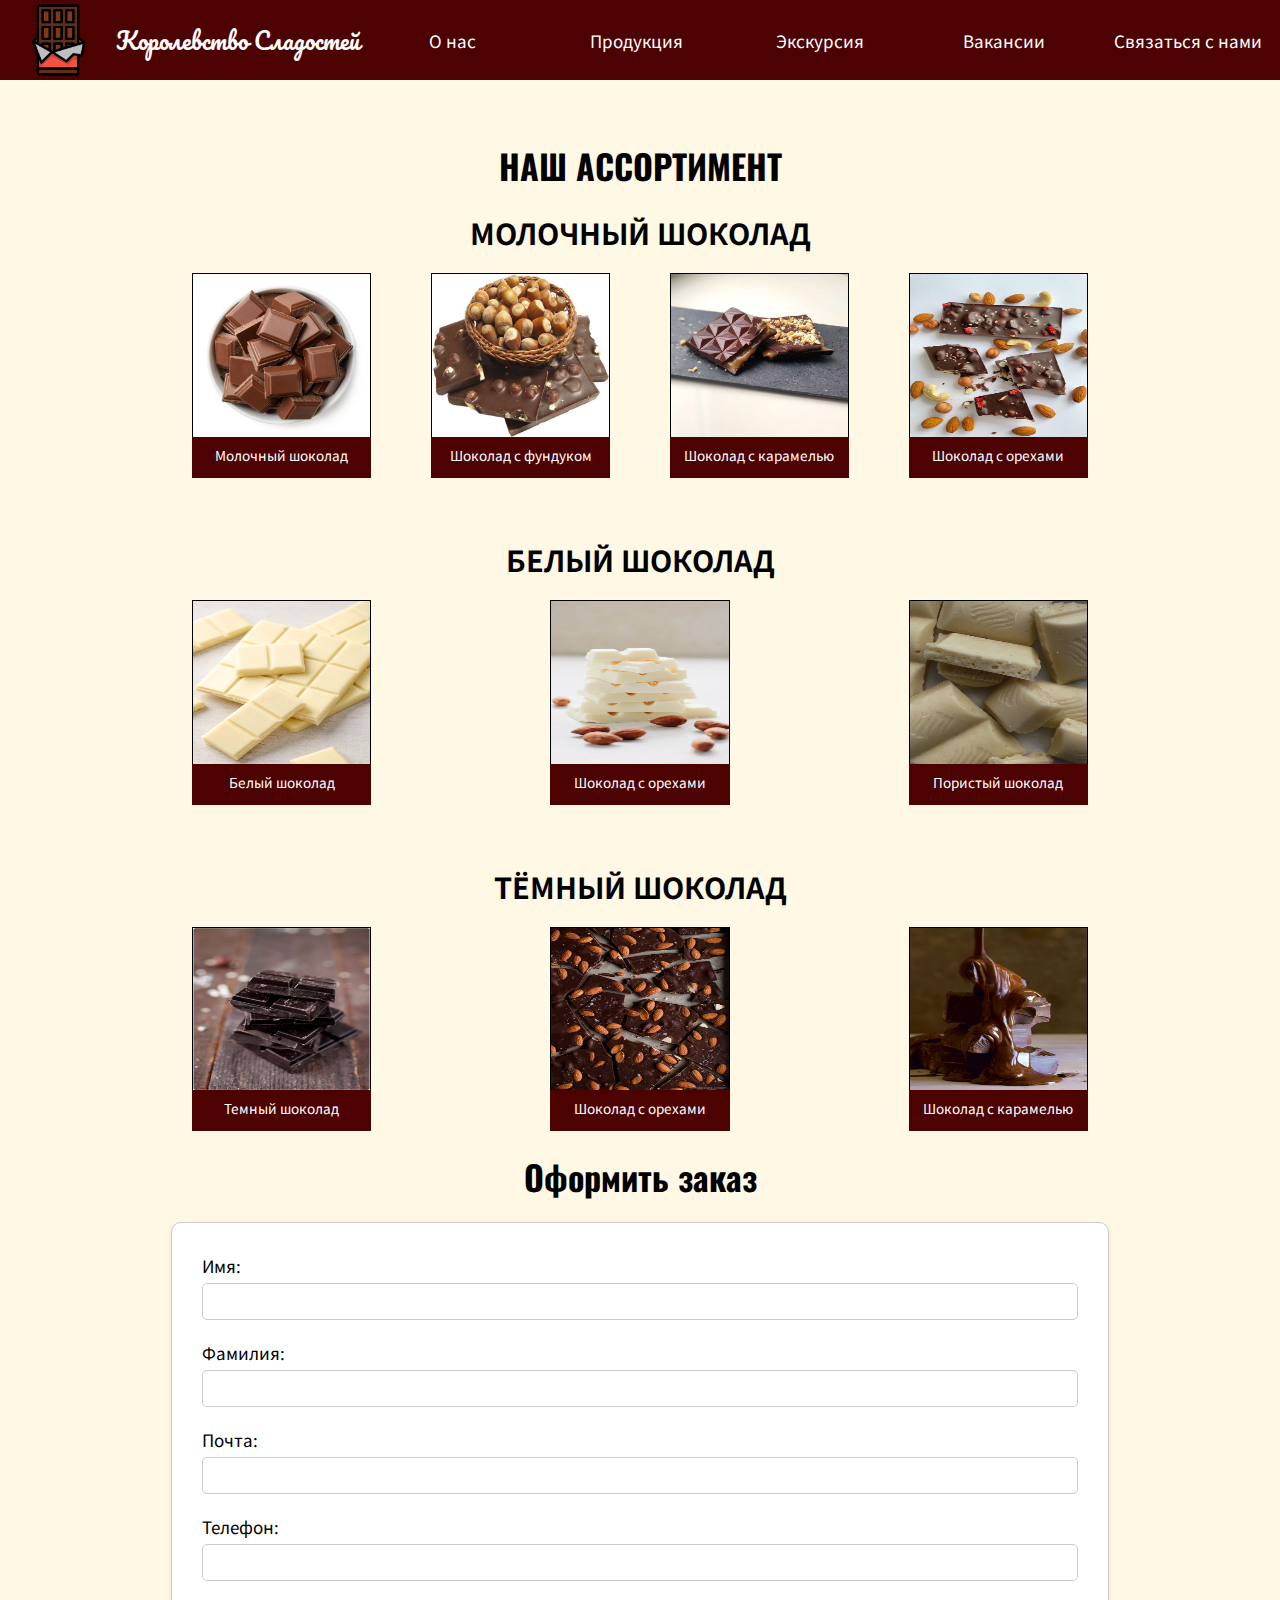
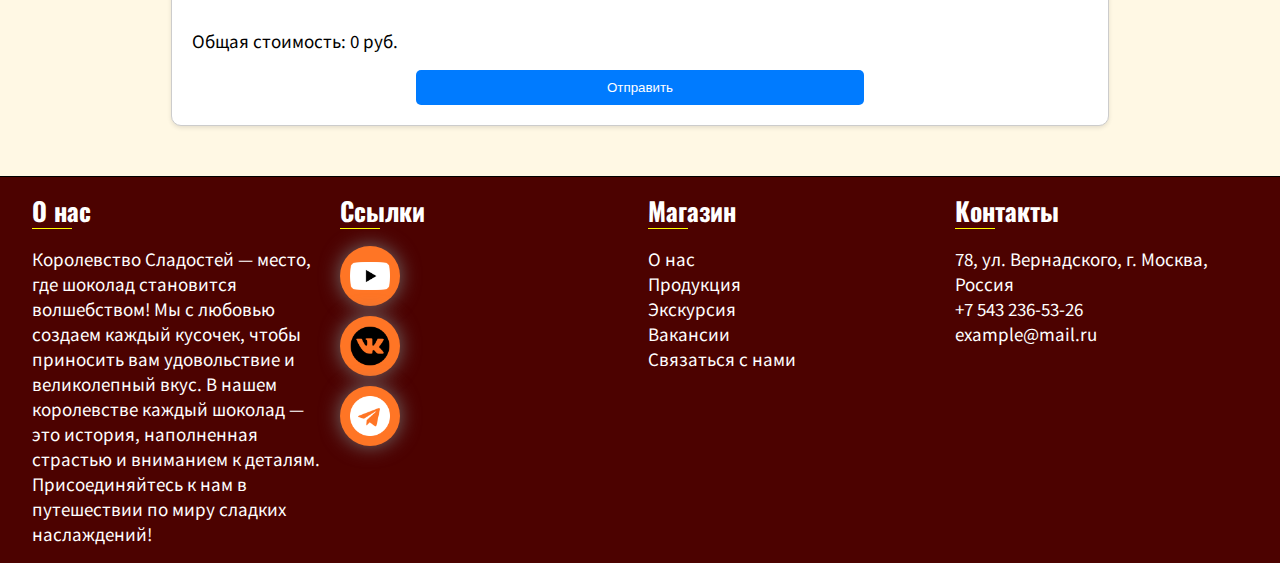
<file: index.html>
<!DOCTYPE html>
<html lang="ru">

<head>
    <meta charset="UTF-8">
    <meta name="viewport" content="width=device-width, initialscale=1.0">
    <title>Королевство Сладостей</title>
    <link rel="icon" type="image/png" href="media/icon.png">
    <link rel="stylesheet" href="styles/style_header_footer.css">
    <link rel="stylesheet" href="styles/style_prod.css">
    <link rel="preconnect" href="https://fonts.googleapis.com">
    <link rel="preconnect" href="https://fonts.gstatic.com" crossorigin>
    <link
        href="https://fonts.googleapis.com/css2?family=Noto+Sans+JP:wght@300&family=Oswald:wght@600&family=Pacifico&display=swap"
        rel="stylesheet">
    <script src="scripts/cleave.min.js"></script>
    <script src="scripts/cleave-phone.ru.js"></script>
</head>

<body>
    <header>
        <img src="media/icon.png" alt="Логотип сайта" height="80px">
        <h1 id="first_h1">Королевство Сладостей</h1>
        <h1 id="second_h1">Королевство<br>Сладостей</h1>
        <nav>
            <ul>
                <li><a href="about.html">О нас</a></li>
                <li><a href="index.html">Продукция</a></li>
                <li><a href="excur.html">Экскурсия</a></li>
                <li><a href="vakan.html">Вакансии</a></li>
                <li><a href="review.html">Связаться с нами</a></li>
            </ul>
        </nav>
    </header>
    <div class="hamburger-menu">
        <input id="menu__toggle" type="checkbox">
        <label class="menu__btn" for="menu__toggle">
            <span></span>
        </label>
        <ul class="menu__box">
            <li><a class="menu__item" href="about.html">О нас</a></li>
            <li><a class="menu__item" href="index.html">Продукция</a></li>
            <li><a class="menu__item" href="excur.html">Экскурсия</a></li>
            <li><a class="menu__item" href="vakan.html">Вакансии</a></li>
            <li><a class="menu__item" href="review.html">Связаться с нами</a></li>
        </ul>
    </div>
    <main>
        <h2>НАШ АССОРТИМЕНТ</h2>
        <h3>МОЛОЧНЫЙ ШОКОЛАД</h3>
        <div class="products">
            <div class="one-product" data-product-id="milk_choco1">
                <div class="div_img">
                    <img src="media/milk_choco1.jpg">
                </div>
                <div class="content">Молочный шоколад</div>
            </div>
            <div class="picked_product_div" data-product-id="milk_choco1">
                <div class="picked_product">
                    <button class="picked_product_exit"></button>
                    <div class="picked_product_img_div">
                        <img src="media/milk_choco1.jpg">
                    </div>
                    <div class="picked_product_content">
                        <h3>Нежная классика</h3>
                        <span class="desc">Погружайтесь в мир настоящего удовольствия с нашим классическим молочным
                            шоколадом. Идеальное сочетание нежного молочного вкуса, обволакивающей текстуры и изысканной
                            сладости. Этот шоколад - настоящая классика, которая покоряет сердца ценителей молочных
                            удовольствий.</span>
                        <span class="sost">Масло какао, сахар, молоко в порошке, ваниль</span>
                        <ul class="cenn">
                            <li>530</li>
                            <li>7</li>
                            <li>30</li>
                            <li>58</li>
                            <li>50</li>
                        </ul>
                        <button class="add-to-cart" data-id="milk_choco1"></button>
                    </div>
                </div>
            </div>
            <div class="one-product" data-product-id="milk_choco2">
                <div class="div_img">
                    <img src="media/milk_choco2.jpg">
                </div>
                <div class="content">Шоколад с фундуком</div>
            </div>
            <div class="picked_product_div" data-product-id="milk_choco2">
                <div class="picked_product">
                    <button class="picked_product_exit"></button>
                    <div class="picked_product_img_div">
                        <img src="media/milk_choco2.jpg">
                    </div>
                    <div class="picked_product_content">
                        <h3>Фундуковый Рай</h3>
                        <span class="desc">Откройте для себя наш молочный шоколад с фундуком, где в каждом кусочке
                            скрыто богатство кремового молока и хрустящего фундука. Это сладкое сочетание мягкости и
                            нежности молочного шоколада с интенсивным вкусом и ароматом обжаренного фундука.</span>
                        <span class="sost">Масло какао, сахар, молоко в порошке, фундук.</span>
                        <ul class="cenn">
                            <li>550</li>
                            <li>8</li>
                            <li>32</li>
                            <li>60</li>
                            <li>52</li>
                        </ul>
                        <button class="add-to-cart" data-id="milk_choco2"></button>
                    </div>
                </div>
            </div>
            <div class="one-product" data-product-id="milk_choco3">
                <div class="div_img">
                    <img src="media/milk_choco3.jpg">
                </div>
                <div class="content">Шоколад с карамелью</div>
            </div>
            <div class="picked_product_div" data-product-id="milk_choco3">
                <div class="picked_product">
                    <button class="picked_product_exit"></button>
                    <div class="picked_product_img_div">
                        <img src="media/milk_choco3.jpg">
                    </div>
                    <div class="picked_product_content">
                        <h3>Карамельное Совершенство</h3>
                        <span class="desc">Погрузитесь в мир сладкой роскоши с нашим молочным шоколадом с карамелью.
                            Наслаждайтесь сочетанием кремового молока и мягкой карамели, создающим неповторимый вкусовой
                            опыт. Этот шоколад - настоящее путешествие в мир сладких наслаждений.</span>
                        <span class="sost">Масло какао, сахар, молоко в порошке, карамель.</span>
                        <ul class="cenn">
                            <li>540</li>
                            <li>7</li>
                            <li>31</li>
                            <li>59</li>
                            <li>48</li>
                        </ul>
                        <button class="add-to-cart" data-id="milk_choco3"></button>
                    </div>
                </div>
            </div>
            <div class="one-product" data-product-id="milk_choco4">
                <div class="div_img">
                    <img src="media/milk_choco4.jpg">
                </div>
                <div class="content">Шоколад с орехами</div>
            </div>
            <div class="picked_product_div" data-product-id="milk_choco4">
                <div class="picked_product">
                    <button class="picked_product_exit"></button>
                    <div class="picked_product_img_div">
                        <img src="media/milk_choco4.jpg">
                    </div>
                    <div class="picked_product_content">
                        <h3>Ореховый Экстаз</h3>
                        <span class="desc">Попробуйте наш молочный шоколад с орехами и окунитесь в мир вкуса и текстуры.
                            Каждый кусочек насыщен кремовым молоком и хрустящими орехами, создавая неповторимый вкусовой
                            ансамбль. Этот шоколад подарит вам настоящий экстаз в каждом укусе.</span>
                        <span class="sost">Масло какао, сахар, молоко в порошке, орехи.</span>
                        <ul class="cenn">
                            <li>560</li>
                            <li>9</li>
                            <li>33</li>
                            <li>61</li>
                            <li>54</li>
                        </ul>
                        <button class="add-to-cart" data-id="milk_choco4"></button>
                    </div>
                </div>
            </div>
        </div>
        <h3>БЕЛЫЙ ШОКОЛАД</h3>
        <div class="products">
            <div class="one-product" data-product-id="white_choco1">
                <div class="div_img">
                    <img src="media/white_choco1.jpg">
                </div>
                <div class="content">Белый шоколад</div>
            </div>
            <div class="picked_product_div" data-product-id="white_choco1">
                <div class="picked_product">
                    <button class="picked_product_exit"></button>
                    <div class="picked_product_img_div">
                        <img src="media/white_choco1.jpg">
                    </div>
                    <div class="picked_product_content">
                        <h3>Нежное Облако</h3>
                        <span class="desc">Окутайтесь невесомым вкусом нашего классического белого шоколада. Нежный и
                            кремовый вкус этого шоколада создает идеальное сочетание сладости и мягкости. Наслаждайтесь
                            волшебством каждого момента с этим облаком нежности.</span>
                        <span class="sost">Какао-масло, сахар, молоко в порошке, ваниль.</span>
                        <ul class="cenn">
                            <li>540</li>
                            <li>5</li>
                            <li>30</li>
                            <li>60</li>
                            <li>58</li>
                        </ul>
                        <button class="add-to-cart" data-id="white_choco1"></button>
                    </div>
                </div>
            </div>
            <div class="one-product" data-product-id="white_choco2">
                <div class="div_img">
                    <img src="media/white_choco2.jpg">
                </div>
                <div class="content">Шоколад с орехами</div>
            </div>
            <div class="picked_product_div" data-product-id="white_choco2">
                <div class="picked_product">
                    <button class="picked_product_exit"></button>
                    <div class="picked_product_img_div">
                        <img src="media/white_choco2.jpg">
                    </div>
                    <div class="picked_product_content">
                        <h3>Ореховая Искусственность</h3>
                        <span class="desc">Опыт невероятного сочетания нежного белого шоколада и хрустящих орехов
                            представлен в нашем белом шоколаде с орехами. Каждый кусочек наполнен богатством молока и
                            интенсивным вкусом орехов, создавая идеальное визуальное и вкусовое удовольствие.</span>
                        <span class="sost">Какао-масло, сахар, молоко в порошке, орехи.</span>
                        <ul class="cenn">
                            <li>550</li>
                            <li>6</li>
                            <li>32</li>
                            <li>58</li>
                            <li>55</li>
                        </ul>
                        <button class="add-to-cart" data-id="white_choco2"></button>
                    </div>
                </div>
            </div>
            <div class="one-product" data-product-id="white_choco3">
                <div class="div_img">
                    <img src="media/white_choco3.jpg">
                </div>
                <div class="content">Пористый шоколад</div>
            </div>
            <div class="picked_product_div" data-product-id="white_choco3">
                <div class="picked_product">
                    <button class="picked_product_exit"></button>
                    <div class="picked_product_img_div">
                        <img src="media/white_choco3.jpg">
                    </div>
                    <div class="picked_product_content">
                        <h3>Легкость Пористого</h3>
                        <span class="desc">Погрузитесь в легкость и невесомость с нашим пористым белым шоколадом. Каждый
                            воздушный пузырек придает этому шоколаду особую текстуру и неповторимый вкус. Дайте себе
                            утонуть в волшебстве легкости этого уникального шоколадного опыта.</span>
                        <span class="sost">Какао-масло, сахар, молоко в порошке, ваниль, вспенивающий агент.</span>
                        <ul class="cenn">
                            <li>520</li>
                            <li>4</li>
                            <li>28</li>
                            <li>62</li>
                            <li>60</li>
                        </ul>
                        <button class="add-to-cart" data-id="white_choco3"></button>
                    </div>
                </div>
            </div>
        </div>
        <h3>ТЁМНЫЙ ШОКОЛАД</h3>
        <div class="products">
            <div class="one-product" data-product-id="dark_choco1">
                <div class="div_img">
                    <img src="media/dark_choco1.jpg">
                </div>
                <div class="content">Темный шоколад</div>
            </div>
            <div class="picked_product_div" data-product-id="dark_choco1">
                <div class="picked_product">
                    <button class="picked_product_exit"></button>
                    <div class="picked_product_img_div">
                        <img src="media/dark_choco1.jpg">
                    </div>
                    <div class="picked_product_content">
                        <h3>Глубокий Аромат</h3>
                        <span class="desc">Погрузитесь в мир насыщенных вкусов с нашим классическим темным шоколадом.
                            Гармония крепкого какао и нежного таящегося шоколада создает глубокий аромат и богатый вкус.
                            Этот шоколад - искусство, воплощенное в каждом кусочке.</span>
                        <span class="sost">Какао-масса, сахар, какао-масло.</span>
                        <ul class="cenn">
                            <li>590</li>
                            <li>7</li>
                            <li>42</li>
                            <li>46</li>
                            <li>30</li>
                        </ul>
                        <button class="add-to-cart" data-id="dark_choco1"></button>
                    </div>
                </div>
            </div>
            <div class="one-product" data-product-id="dark_choco2">
                <div class="div_img">
                    <img src="media/dark_choco2.jpg">
                </div>
                <div class="content">Шоколад с орехами</div>
            </div>
            <div class="picked_product_div" data-product-id="dark_choco2">
                <div class="picked_product">
                    <button class="picked_product_exit"></button>
                    <div class="picked_product_img_div">
                        <img src="media/dark_choco2.jpg">
                    </div>
                    <div class="picked_product_content">
                        <h3>Интенсивный Ореховый Взрыв</h3>
                        <span class="desc">Ощутите мощь вкуса с нашим темным шоколадом с орехами. Каждый кусочек
                            наполнен интенсивным сочетанием крепкого темного шоколада и хрустящих орехов, создавая взрыв
                            вкусов и текстур. Это настоящий праздник для любителей темного шоколада и орехов.</span>
                        <span class="sost">Какао-масса, сахар, орехи.</span>
                        <ul class="cenn">
                            <li>580</li>
                            <li>8</li>
                            <li>39</li>
                            <li>49</li>
                            <li>32</li>
                        </ul>
                        <button class="add-to-cart" data-id="dark_choco2"></button>
                    </div>
                </div>
            </div>
            <div class="one-product" data-product-id="dark_choco3">
                <div class="div_img">
                    <img src="media/dark_choco3.jpg">
                </div>
                <div class="content">Шоколад с карамелью</div>
            </div>
            <div class="picked_product_div" data-product-id="dark_choco3">
                <div class="picked_product">
                    <button class="picked_product_exit"></button>
                    <div class="picked_product_img_div">
                        <img src="media/dark_choco3.jpg">
                    </div>
                    <div class="picked_product_content">
                        <h3>Экстравагантная Карамель</h3>
                        <span class="desc">Погрузитесь в роскошь вкуса с нашим темным шоколадом с карамелью.
                            Наслаждайтесь сочетанием интенсивного темного шоколада и сладкой карамели, которая
                            растворяется во рту. Этот шоколад - чувственное сочетание страсти и сладости.</span>
                        <span class="sost">Какао-масса, сахар, карамель.</span>
                        <ul class="cenn">
                            <li>570</li>
                            <li>6</li>
                            <li>38</li>
                            <li>50</li>
                            <li>35</li>
                        </ul>
                        <button class="add-to-cart" data-id="media/dark_choco3"></button>
                    </div>
                </div>
            </div>
        </div>
        <h2>Оформить заказ</h2>
        <div class="cart">
            <form class="contact-form">
                <div class="input-group name">
                    <label for="name">Имя:</label>
                    <input type="text" id="name" name="name" required>
                </div>
                <div class="input-group family">
                    <label for="surname">Фамилия:</label>
                    <input type="text" id="surname" name="surname" required>
                </div>
                <div class="input-group mail">
                    <label for="email">Почта:</label>
                    <input type="email" id="email" name="email" required>
                </div>
                <div class="input-group phone">
                    <label for="phone">Телефон:</label>
                    <input type="tel" id="phone" name="phone" required>
                </div>
                <div class="input-group msg">
                    <ul id="cart-items">
                    </ul>
                </div>
                <p id="total_cost">0</p>
                <button type="submit" class="but_sub">Отправить</button>
            </form>
        </div>
    </main>
    <footer>
        <div class="grid_foot">
            <div class="about_foot">
                <h4>О нас</h4>
                <p>Королевство Сладостей — место, где шоколад становится волшебством! Мы с любовью создаем каждый
                    кусочек, чтобы приносить вам удовольствие и великолепный вкус. В нашем королевстве каждый шоколад —
                    это история, наполненная страстью и вниманием к деталям. Присоединяйтесь к нам в путешествии по миру
                    сладких наслаждений!</p>
            </div>
            <div class="links_foot">
                <h4>Ссылки</h4>
                <ul>
                    <li><a href="#" class="btn_f"><img src="media/youtube.png" width="40px"></a></li>
                    <li><a href="#" class="btn_f"><img src="media/vk.png" width="40px"></a></li>
                    <li><a href="#" class="btn_f"><img src="media/teleg.png" width="40px"></a></li>
                </ul>
            </div>
            <div class="shop_foot">
                <h4>Магазин</h4>
                <ul>
                    <li><a href="about.html">О нас</a></li>
                    <li><a href="index.html">Продукция</a></li>
                    <li><a href="excur.html">Экскурсия</a></li>
                    <li><a href="vakan.html">Вакансии</a></li>
                    <li><a href="review.html">Связаться с нами</a></li>
                </ul>
            </div>
            <div class="contacts_foot">
                <h4>Контакты</h4>
                <ul>
                    <li><a href="#">78, ул. Вернадского, г. Москва, Россия</a></li>
                    <li><a href="#">+7 543 236-53-26</a></li>
                    <li><a href="#">example@mail.ru</a></li>
                </ul>
            </div>
        </div>
    </footer>

    <script src="scripts/script.js"></script>
</body>

</html>
</file>
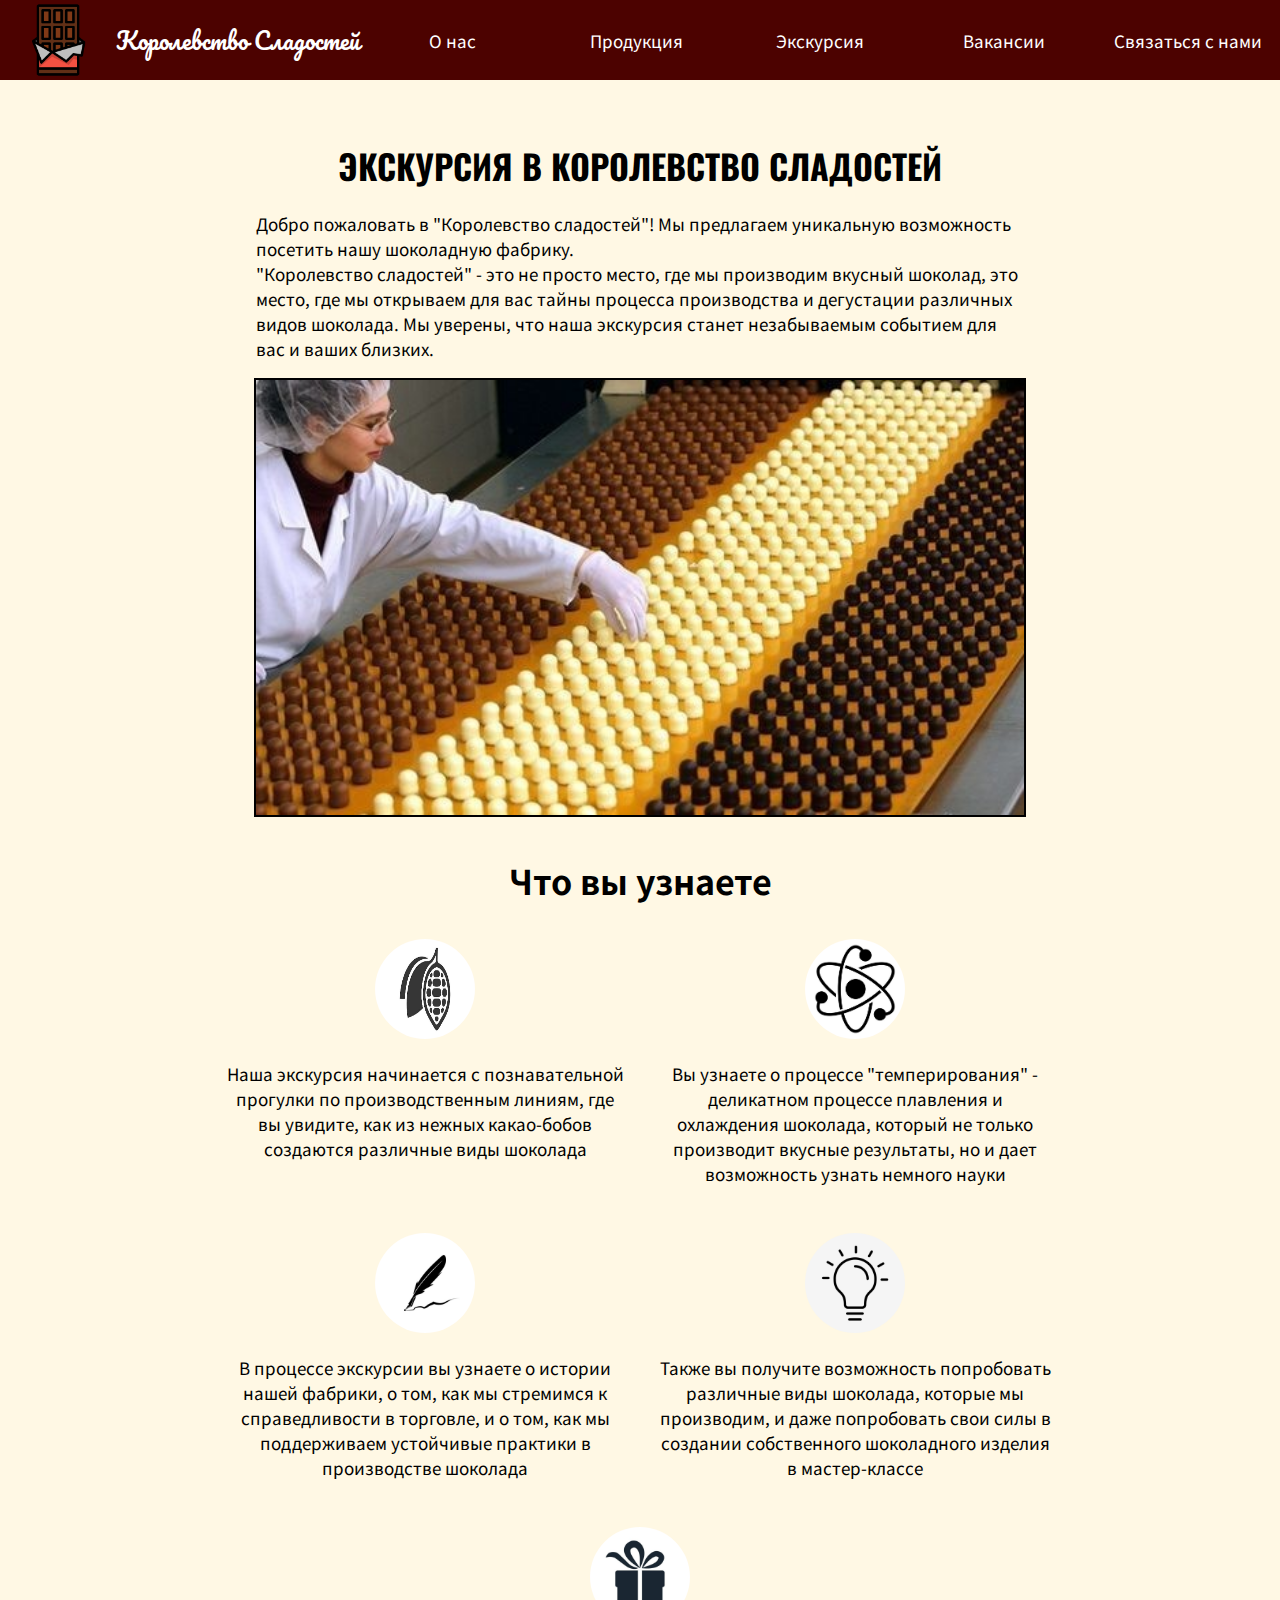
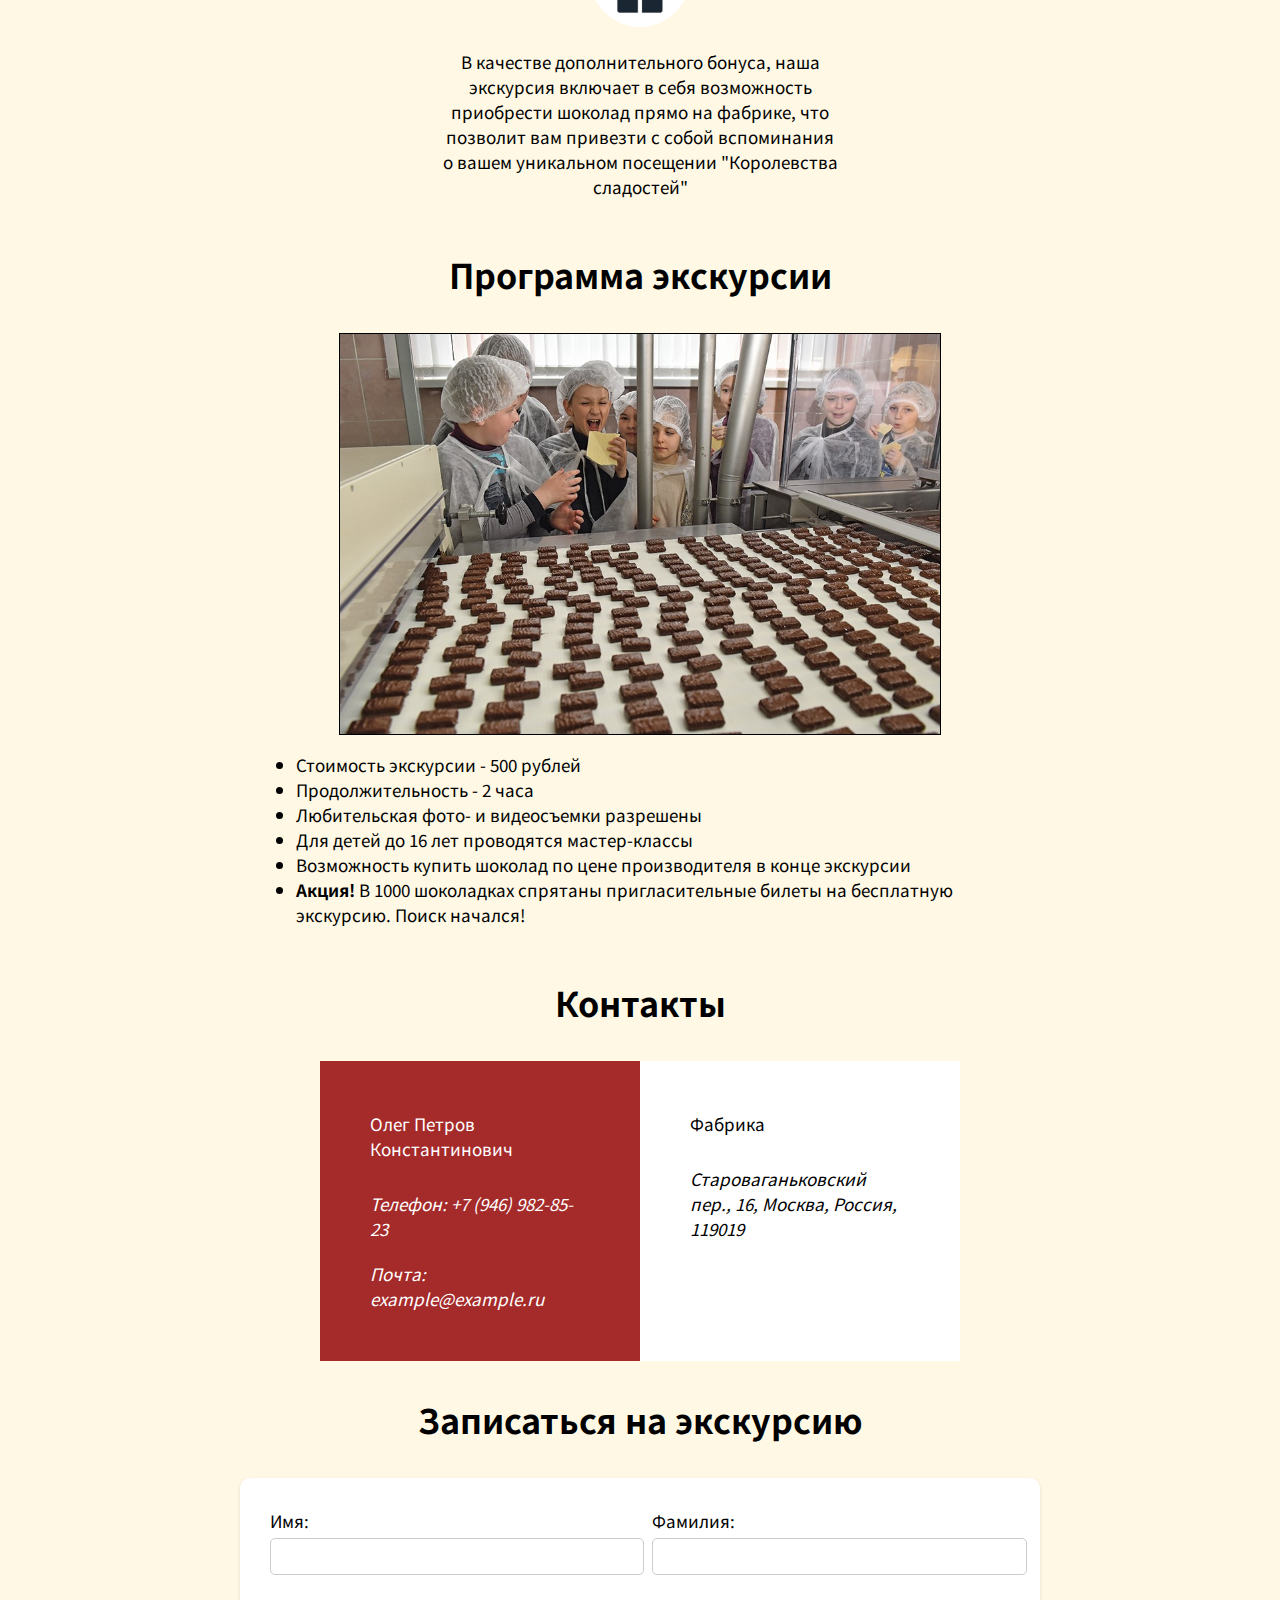
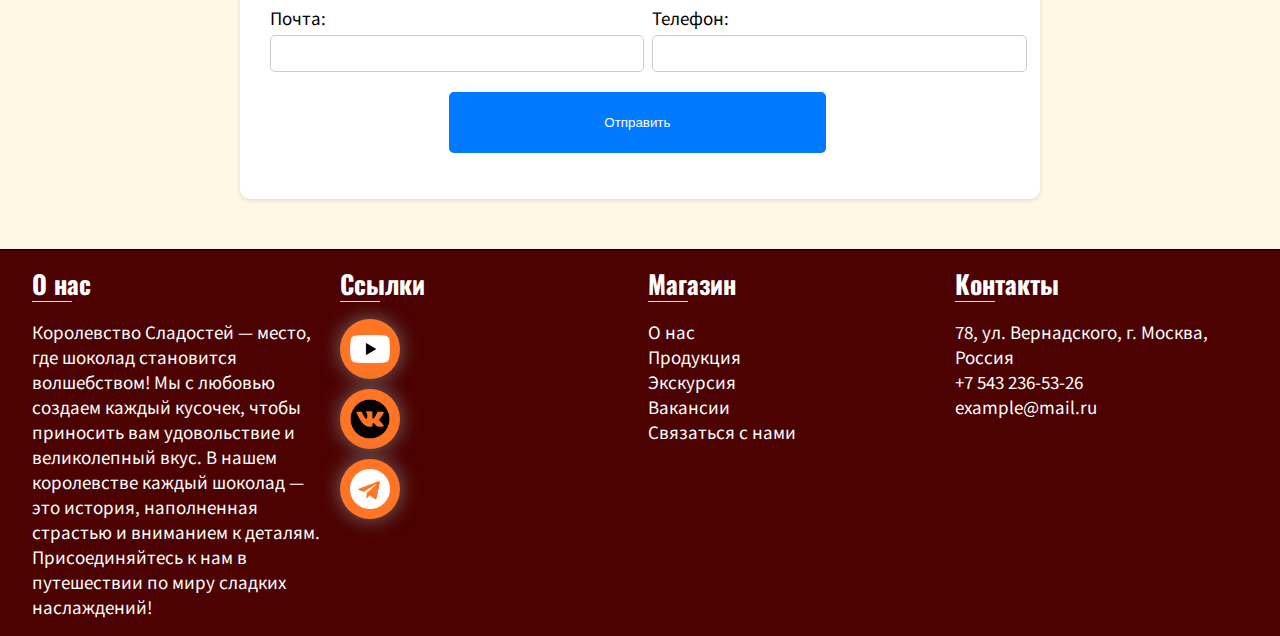
<file: excur.html>
<!DOCTYPE html>
<html lang="ru">

<head>
    <meta charset="UTF-8">
    <meta name="viewport" content="width=device-width, initialscale=1.0">
    <title>Королевство Сладостей</title>
    <link rel="icon" type="image/png" href="media/icon.png">
    <link rel="stylesheet" href="styles/style_header_footer.css">
    <link rel="stylesheet" href="styles/style_excur.css">
    <link rel="preconnect" href="https://fonts.googleapis.com">
    <link rel="preconnect" href="https://fonts.gstatic.com" crossorigin>
    <link
        href="https://fonts.googleapis.com/css2?family=Noto+Sans+JP:wght@300&family=Oswald:wght@600&family=Pacifico&display=swap"
        rel="stylesheet">
    <script src="scripts/cleave.min.js"></script>
    <script src="scripts/cleave-phone.ru.js"></script>
</head>

<body>
    <header>
        <img src="media/icon.png" alt="Логотип сайта" height="80px">
        <h1 id="first_h1">Королевство Сладостей</h1>
        <h1 id="second_h1">Королевство<br>Сладостей</h1>
        <nav>
            <ul>
                <li><a href="about.html">О нас</a></li>
                <li><a href="index.html">Продукция</a></li>
                <li><a href="excur.html">Экскурсия</a></li>
                <li><a href="vakan.html">Вакансии</a></li>
                <li><a href="review.html">Связаться с нами</a></li>
            </ul>
        </nav>
    </header>
    <div class="hamburger-menu">
        <input id="menu__toggle" type="checkbox">
        <label class="menu__btn" for="menu__toggle">
            <span></span>
        </label>
        <ul class="menu__box">
            <li><a class="menu__item" href="about.html">О нас</a></li>
            <li><a class="menu__item" href="index.html">Продукция</a></li>
            <li><a class="menu__item" href="excur.html">Экскурсия</a></li>
            <li><a class="menu__item" href="vakan.html">Вакансии</a></li>
            <li><a class="menu__item" href="review.html">Связаться с нами</a></li>
        </ul>
    </div>
    <main>
        <h2>ЭКСКУРСИЯ В КОРОЛЕВСТВО СЛАДОСТЕЙ</h2>
        <section id="welcome_sec">
            <p>Добро пожаловать в "Королевство сладостей"! Мы предлагаем уникальную возможность посетить нашу шоколадную
                фабрику.<br>

                "Королевство сладостей" - это не просто место, где мы производим вкусный шоколад, это место, где мы
                открываем для вас тайны процесса производства и дегустации различных видов шоколада. Мы уверены, что
                наша экскурсия станет незабываемым событием для вас и ваших близких.<br>
            </p>
            <img src="media/excur.jpeg">
        </section>
        <h3>Что вы узнаете</h3>
        <section id="about_sec">
            <div class="about_item">
                <img src="media/proccess_icon.jpg">
                <p>Наша экскурсия начинается с познавательной прогулки по производственным линиям, где вы увидите, как
                    из нежных какао-бобов создаются различные виды шоколада</p>
            </div>
            <div class="about_item">
                <img src="media/science_icon.jpg">
                <p>Вы узнаете о процессе "темперирования" - деликатном процессе плавления и охлаждения шоколада, который
                    не только производит вкусные результаты, но и дает возможность узнать немного науки</p>
            </div>
            <div class="about_item">
                <img src="media/history_icon.jpg">
                <p>В процессе экскурсии вы узнаете о истории нашей фабрики, о том, как мы стремимся к справедливости в
                    торговле, и о том, как мы поддерживаем устойчивые практики в производстве шоколада</p>
            </div>
            <div class="about_item">
                <img src="media/diy_icon.jpg">
                <p>Также вы получите возможность попробовать различные виды шоколада, которые мы производим, и даже
                    попробовать свои силы в создании собственного шоколадного изделия в мастер-классе</p>
            </div>
            <div class="about_item">
                <img src="media/gift_icon.jpg">
                <p>В качестве дополнительного бонуса, наша экскурсия включает в себя возможность приобрести шоколад
                    прямо на фабрике, что позволит вам привезти с собой вспоминания о вашем уникальном посещении
                    "Королевства сладостей"</p>
            </div>
        </section>
        <h3>Программа экскурсии</h3>
        <section id="program_sec">
            <img src="media/excur2.jpg">
            <ul>
                <li>Стоимость экскурсии - 500 рублей</li>
                <li>Продолжительность - 2 часа</li>
                <li>Любительская фото- и видеосъемки разрешены</li>
                <li>Для детей до 16 лет проводятся мастер-классы</li>
                <li>Возможность купить шоколад по цене производителя в конце экскурсии</li>
                <li><strong>Акция!</strong> В 1000 шоколадках спрятаны пригласительные билеты на бесплатную экскурсию.
                    Поиск начался!</li>
            </ul>
        </section>
        <h3>Контакты</h3>
        <section id="contact_sec">
            <div id="contact_first">
                <span>Олег Петров Константинович</span>
                <address>
                    <p><a href="tel:8915215">Телефон: +7 (946) 982-85-23</a></p>
                    <p><a href="mailto">Почта: example@example.ru</a></p>
                </address>
            </div>
            <div id="contact_second">
                <span>Фабрика</span>
                <address>
                    <p><a href="https://www.google.com/maps/place/%D0%A1%D1%82%D0%B0%D1%80%D0%BE%D0%B2%D0%B0%D0%B3%D0%B0%D0%BD%D1%8C%D0%BA%D0%BE%D0%B2%D1%81%D0%BA%D0%B8%D0%B9+%D0%BF%D0%B5%D1%80.,+16,+%D0%9C%D0%BE%D1%81%D0%BA%D0%B2%D0%B0,+%D0%A0%D0%BE%D1%81%D1%81%D0%B8%D1%8F,+119019/@55.7506657,37.6073013,19z/data=!4m15!1m8!3m7!1s0x46b54afc73d4b0c9:0x3d44d6cc5757cf4c!2z0JzQvtGB0LrQstCwLCDQoNC-0YHRgdC40Y8!3b1!8m2!3d55.755826!4d37.6172999!16zL20vMDRzd2Q!3m5!1s0x46b54a5237c9004b:0xe02c28beb6e25d64!8m2!3d55.750552!4d37.6076342!16s%2Fg%2F11cskzrw3k?hl=ru&entry=ttu"
                            target="_blank">Староваганьковский пер., 16, Москва, Россия, 119019</a></p>
                </address>
            </div>
        </section>
        <h3>Записаться на экскурсию</h3>
        <div class="form-container">
            <form class="contact-form">
                <div class="input-group name">
                    <label for="name">Имя:</label>
                    <input type="text" id="name" name="name" required>
                </div>
                <div class="input-group family">
                    <label for="surname">Фамилия:</label>
                    <input type="text" id="surname" name="surname" required>
                </div>
                <div class="input-group mail">
                    <label for="email">Почта:</label>
                    <input type="email" id="email" name="email" required>
                </div>
                <div class="input-group phone">
                    <label for="phone">Телефон:</label>
                    <input type="tel" id="phone" name="phone" required>
                </div>
                <script>
                    var cleave = new Cleave('#phone', {
                        phone: true,
                        phoneRegionCode: 'RU'
                    });
                </script>
                <button type="submit" class="but_sub">Отправить</button>
            </form>
        </div>
    </main>
    <footer>
        <div class="grid_foot">
            <div class="about_foot">
                <h4>О нас</h4>
                <p>Королевство Сладостей — место, где шоколад становится волшебством! Мы с любовью создаем каждый
                    кусочек, чтобы приносить вам удовольствие и великолепный вкус. В нашем королевстве каждый шоколад —
                    это история, наполненная страстью и вниманием к деталям. Присоединяйтесь к нам в путешествии по миру
                    сладких наслаждений!</p>
            </div>
            <div class="links_foot">
                <h4>Ссылки</h4>
                <ul>
                    <li><a href="#" class="btn_f"><img src="media/youtube.png" width="40px"></a></li>
                    <li><a href="#" class="btn_f"><img src="media/vk.png" width="40px"></a></li>
                    <li><a href="#" class="btn_f"><img src="media/teleg.png" width="40px"></a></li>
                </ul>
            </div>
            <div class="shop_foot">
                <h4>Магазин</h4>
                <ul>
                    <li><a href="about.html">О нас</a></li>
                    <li><a href="index.html">Продукция</a></li>
                    <li><a href="excur.html">Экскурсия</a></li>
                    <li><a href="vakan.html">Вакансии</a></li>
                    <li><a href="review.html">Связаться с нами</a></li>
                </ul>
            </div>
            <div class="contacts_foot">
                <h4>Контакты</h4>
                <ul>
                    <li><a href="#">78, ул. Вернадского, г. Москва, Россия</a></li>
                    <li><a href="#">+7 543 236-53-26</a></li>
                    <li><a href="#">example@mail.ru</a></li>
                </ul>
            </div>
        </div>
    </footer>
</body>

</html>
</file>
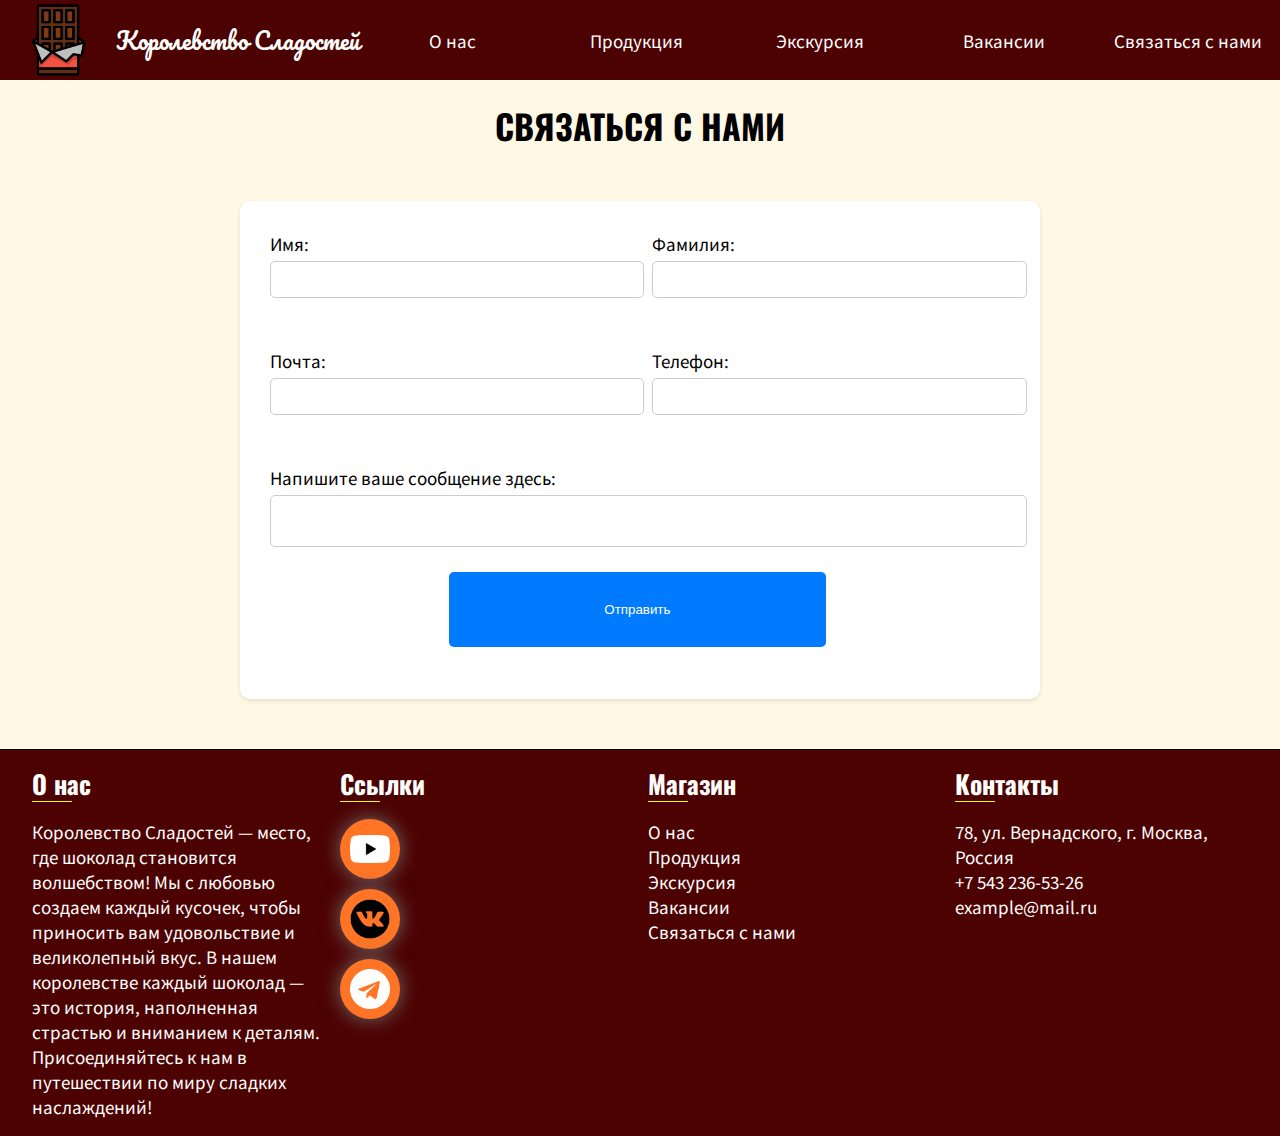
<file: review.html>
<!DOCTYPE html>
<html lang="ru">

<head>
    <meta charset="UTF-8">
    <meta name="viewport" content="width=device-width, initialscale=1.0">
    <title>Королевство Сладостей</title>
    <link rel="icon" type="image/png" href="media/icon.png">
    <link rel="stylesheet" href="styles/style_header_footer.css">
    <link rel="stylesheet" href="styles/style_review.css">
    <link rel="preconnect" href="https://fonts.googleapis.com">
    <link rel="preconnect" href="https://fonts.gstatic.com" crossorigin>
    <link
        href="https://fonts.googleapis.com/css2?family=Noto+Sans+JP:wght@300&family=Oswald:wght@600&family=Pacifico&display=swap"
        rel="stylesheet">
    <script src="scripts/cleave.min.js"></script>
    <script src="scripts/cleave-phone.ru.js"></script>
</head>

<body>
    <header>
        <img src="media/icon.png" alt="Логотип сайта" height="80px">
        <h1>Королевство Сладостей</h1>
        <nav>
            <ul>
                <li><a href="about.html">О нас</a></li>
                <li><a href="index.html">Продукция</a></li>
                <li><a href="excur.html">Экскурсия</a></li>
                <li><a href="vakan.html">Вакансии</a></li>
                <li><a href="review.html">Связаться с нами</a></li>
            </ul>
        </nav>
    </header>
    <div class="hamburger-menu">
        <input id="menu__toggle" type="checkbox">
        <label class="menu__btn" for="menu__toggle">
            <span></span>
        </label>
        <ul class="menu__box">
            <li><a class="menu__item" href="about.html">О нас</a></li>
            <li><a class="menu__item" href="index.html">Продукция</a></li>
            <li><a class="menu__item" href="excur.html">Экскурсия</a></li>
            <li><a class="menu__item" href="vakan.html">Вакансии</a></li>
            <li><a class="menu__item" href="review.html">Связаться с нами</a></li>
        </ul>
    </div>
    <main>
        <h2 id="main_h">СВЯЗАТЬСЯ С НАМИ</h2>

        <div class="form-container">
            <form class="contact-form">
                <div class="input-group name">
                    <label for="name">Имя:</label>
                    <input type="text" id="name" name="name" required>
                </div>
                <div class="input-group family">
                    <label for="surname">Фамилия:</label>
                    <input type="text" id="surname" name="surname" required>
                </div>
                <div class="input-group mail">
                    <label for="email">Почта:</label>
                    <input type="email" id="email" name="email" required>
                </div>
                <div class="input-group phone">
                    <label for="phone">Телефон:</label>
                    <input type="tel" id="phone" name="phone" required>
                </div>
                <script>
                    var cleave = new Cleave('#phone', {
                        phone: true,
                        phoneRegionCode: 'RU'
                    });
                </script>
                <div class="input-group msg">
                    <label for="message">Напишите ваше сообщение здесь:</label>
                    <textarea id="message" name="message" required></textarea>
                </div>
                <button type="submit" class="but_sub">Отправить</button>
            </form>
        </div>
    </main>
    <footer>
        <div class="grid_foot">
            <div class="about_foot">
                <h4>О нас</h4>
                <p>Королевство Сладостей — место, где шоколад становится волшебством! Мы с любовью создаем каждый
                    кусочек, чтобы приносить вам удовольствие и великолепный вкус. В нашем королевстве каждый шоколад —
                    это история, наполненная страстью и вниманием к деталям. Присоединяйтесь к нам в путешествии по миру
                    сладких наслаждений!</p>
            </div>
            <div class="links_foot">
                <h4>Ссылки</h4>
                <ul>
                    <li><a href="#" class="btn_f"><img src="media/youtube.png" width="40px"></a></li>
                    <li><a href="#" class="btn_f"><img src="media/vk.png" width="40px"></a></li>
                    <li><a href="#" class="btn_f"><img src="media/teleg.png" width="40px"></a></li>
                </ul>
            </div>
            <div class="shop_foot">
                <h4>Магазин</h4>
                <ul>
                    <li><a href="about.html">О нас</a></li>
                    <li><a href="index.html">Продукция</a></li>
                    <li><a href="excur.html">Экскурсия</a></li>
                    <li><a href="vakan.html">Вакансии</a></li>
                    <li><a href="review.html">Связаться с нами</a></li>
                </ul>
            </div>
            <div class="contacts_foot">
                <h4>Контакты</h4>
                <ul>
                    <li><a href="#">78, ул. Вернадского, г. Москва, Россия</a></li>
                    <li><a href="#">+7 543 236-53-26</a></li>
                    <li><a href="#">example@mail.ru</a></li>
                </ul>
            </div>
        </div>
    </footer>

    <script src="scripts/script.js"></script>
</body>

</html>
</file>
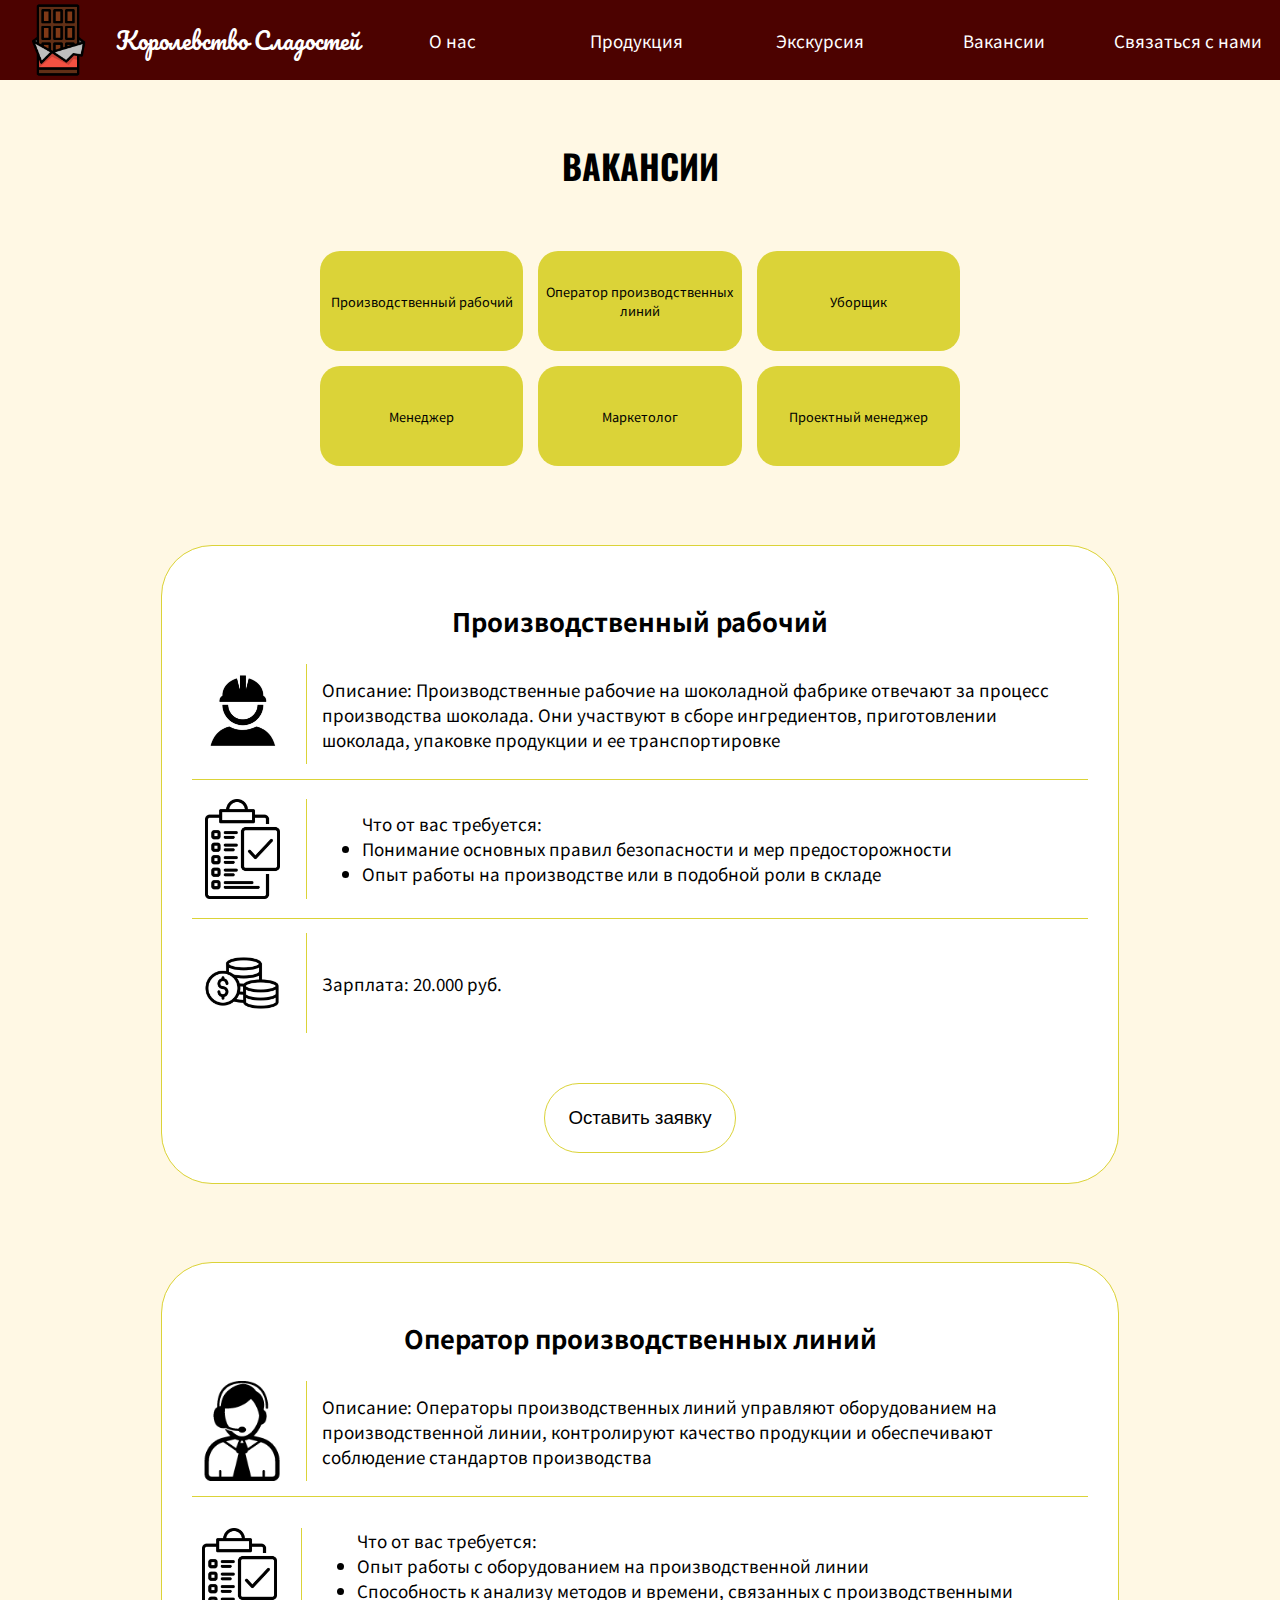
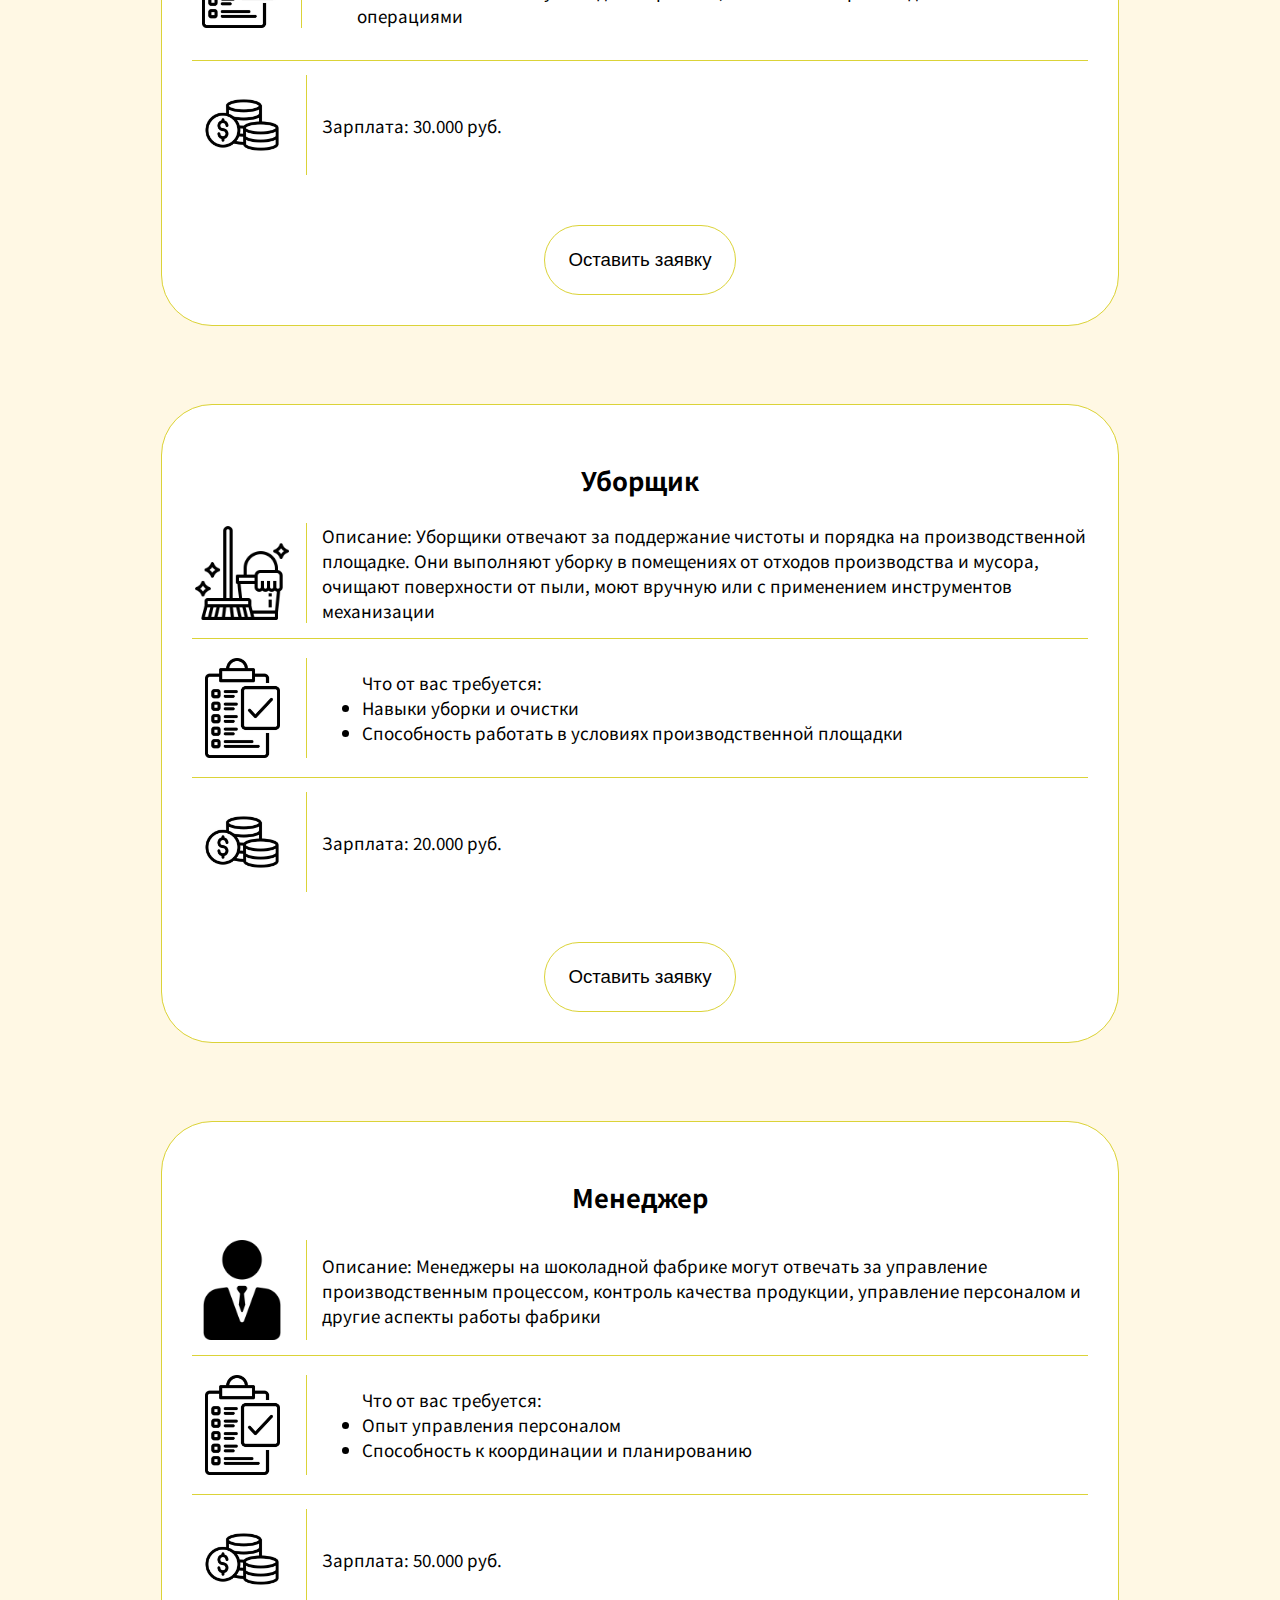
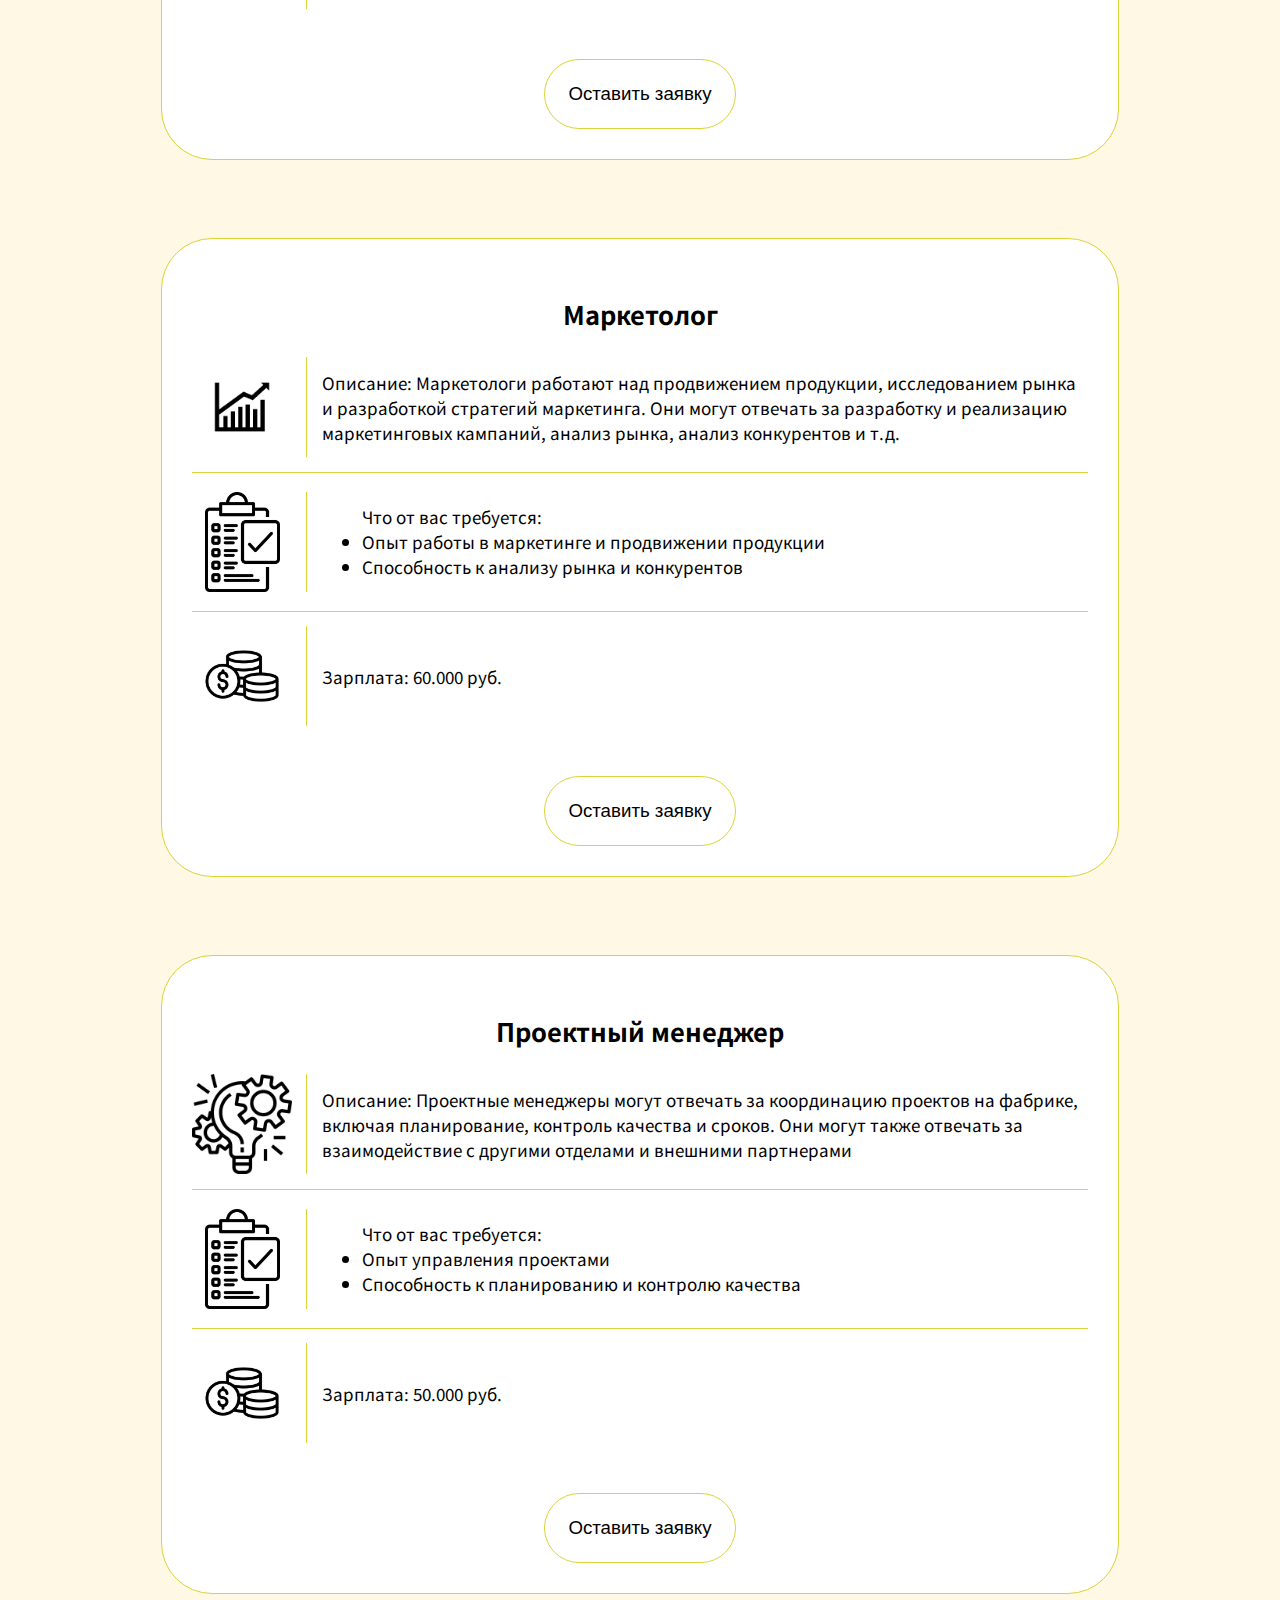
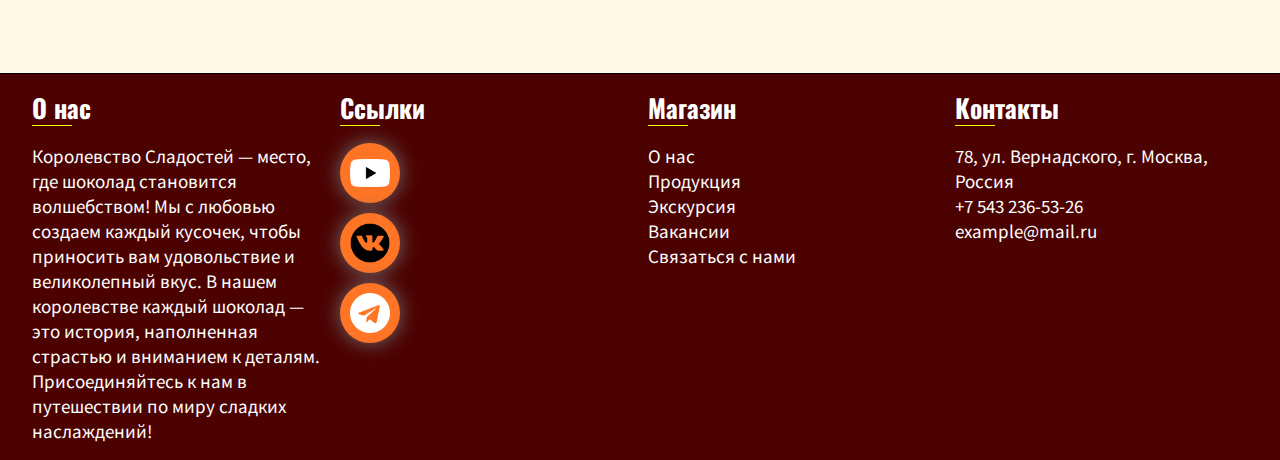
<file: vakan.html>
<!DOCTYPE html>
<html lang="ru">

<head>
    <meta charset="UTF-8">
    <meta name="viewport" content="width=device-width, initialscale=1.0">
    <title>Королевство Сладостей</title>
    <link rel="icon" type="image/png" href="media/icon.png">
    <link rel="stylesheet" href="styles/style_header_footer.css">
    <link rel="stylesheet" href="styles/style_vacan.css">
    <link rel="preconnect" href="https://fonts.googleapis.com">
    <link rel="preconnect" href="https://fonts.gstatic.com" crossorigin>
    <link
        href="https://fonts.googleapis.com/css2?family=Noto+Sans+JP:wght@300&family=Oswald:wght@600&family=Pacifico&display=swap"
        rel="stylesheet">
    <script src="scripts/cleave.min.js"></script>
    <script src="scripts/cleave-phone.ru.js"></script>
</head>

<body>
    <header>
        <img src="media/icon.png" alt="Логотип сайта" height="80px">
        <h1 id="first_h1">Королевство Сладостей</h1>
        <h1 id="second_h1">Королевство<br>Сладостей</h1>
        <nav>
            <ul>
                <li><a href="about.html">О нас</a></li>
                <li><a href="index.html">Продукция</a></li>
                <li><a href="excur.html">Экскурсия</a></li>
                <li><a href="vakan.html">Вакансии</a></li>
                <li><a href="review.html">Связаться с нами</a></li>
            </ul>
        </nav>
    </header>
    <div class="hamburger-menu">
        <input id="menu__toggle" type="checkbox">
        <label class="menu__btn" for="menu__toggle">
            <span></span>
        </label>
        <ul class="menu__box">
            <li><a class="menu__item" href="about.html">О нас</a></li>
            <li><a class="menu__item" href="index.html">Продукция</a></li>
            <li><a class="menu__item" href="excur.html">Экскурсия</a></li>
            <li><a class="menu__item" href="vakan.html">Вакансии</a></li>
            <li><a class="menu__item" href="review.html">Связаться с нами</a></li>
        </ul>
    </div>
    <main>
        <h2>ВАКАНСИИ</h2>
        <nav id="vacan_list">
            <a href="#worker">
                <div class="one-vacan">
                    <span class="vacan_name">Производственный рабочий</span>
                </div>
            </a>
            <a href="#oper">
                <div class="one-vacan">
                    <span class="vacan_name">Оператор производственных линий</span>
                </div>
            </a>
            <a href="#clean">
                <div class="one-vacan">
                    <span class="vacan_name">Уборщик</span>
                </div>
            </a>
            <a href="#manag">
                <div class="one-vacan">
                    <span class="vacan_name">Менеджер</span>
                </div>
            </a>
            <a href="#market">
                <div class="one-vacan">
                    <span class="vacan_name">Маркетолог</span>
                </div>
            </a>
            <a href="#project1">
                <div class="one-vacan">
                    <span class="vacan_name">Проектный менеджер</span>
                </div>
            </a>
        </nav>

        <section class="vacan" id="worker">
            <h3>Производственный рабочий</h3>
            <div class="sec_desc">
                <div class="img_div"><img src="media/worker_icon.jpg"></div>
                <span class="vacan-desc">Производственные рабочие на шоколадной фабрике отвечают за процесс производства
                    шоколада. Они участвуют в сборе ингредиентов, приготовлении шоколада, упаковке продукции и ее
                    транспортировке</span>
            </div>
            <div class="sec_desc">
                <div class="img_div"><img src="media/req_icon.jpg"></div>
                <ul class="treb">
                    <li>Понимание основных правил безопасности и мер предосторожности</li>
                    <li>Опыт работы на производстве или в подобной роли в складе</li>
                </ul>
            </div>
            <div class="sec_desc">
                <div class="img_div"><img src="media/cenn_icon.jpg"></div>
                <span class="vacan-zarp">20.000</span>
            </div>
            <button class="zayav" data-vacan-id="worker_r">Оставить заявку</button>
        </section>

        <section class="vacan" id="oper">
            <h3>Оператор производственных линий</h3>
            <div class="sec_desc">
                <div class="img_div"><img src="media/oper_icon.jpg"></div>
                <span class="vacan-desc">Операторы производственных линий управляют оборудованием на производственной
                    линии, контролируют качество продукции и обеспечивают соблюдение стандартов производства</span>
            </div>
            <div class="sec_desc">
                <div class="img_div"><img src="media/req_icon.jpg"></div>
                <ul class="treb">
                    <li>Опыт работы с оборудованием на производственной линии</li>
                    <li>Способность к анализу методов и времени, связанных с производственными операциями</li>
                </ul>
            </div>
            <div class="sec_desc">
                <div class="img_div"><img src="media/cenn_icon.jpg"></div>
                <span class="vacan-zarp">30.000</span>
            </div>
            <button class="zayav" data-vacan-id="oper_r">Оставить заявку</button>
        </section>

        <section class="vacan" id="clean">
            <h3>Уборщик</h3>
            <div class="sec_desc">
                <div class="img_div"><img src="media/clean_icon.jpg"></div>
                <span class="vacan-desc">Уборщики отвечают за поддержание чистоты и порядка на производственной
                    площадке. Они выполняют уборку в помещениях от отходов производства и мусора, очищают поверхности от
                    пыли, моют вручную или с применением инструментов механизации</span>
            </div>
            <div class="sec_desc">
                <div class="img_div"><img src="media/req_icon.jpg"></div>
                <ul class="treb">
                    <li>Навыки уборки и очистки</li>
                    <li>Способность работать в условиях производственной площадки</li>
                </ul>
            </div>
            <div class="sec_desc">
                <div class="img_div"><img src="media/cenn_icon.jpg"></div>
                <span class="vacan-zarp">20.000</span>
            </div>
            <button class="zayav" data-vacan-id="clean_r">Оставить заявку</button>
        </section>

        <section class="vacan" id="manag">
            <h3>Менеджер</h3>
            <div class="sec_desc">
                <div class="img_div"><img src="media/manag_icon.jpg"></div>
                <span class="vacan-desc">Менеджеры на шоколадной фабрике могут отвечать за управление производственным
                    процессом, контроль качества продукции, управление персоналом и другие аспекты работы фабрики</span>
            </div>
            <div class="sec_desc">
                <div class="img_div"><img src="media/req_icon.jpg"></div>
                <ul class="treb">
                    <li>Опыт управления персоналом</li>
                    <li>Способность к координации и планированию</li>
                </ul>
            </div>
            <div class="sec_desc">
                <div class="img_div"><img src="media/cenn_icon.jpg"></div>
                <span class="vacan-zarp">50.000</span>
            </div>
            <button class="zayav" data-vacan-id="manag_r">Оставить заявку</button>
        </section>

        <section class="vacan" id="market">
            <h3>Маркетолог</h3>
            <div class="sec_desc">
                <div class="img_div"><img src="media/market_icon.jpg"></div>
                <span class="vacan-desc">Маркетологи работают над продвижением продукции, исследованием рынка и
                    разработкой стратегий маркетинга. Они могут отвечать за разработку и реализацию маркетинговых
                    кампаний, анализ рынка, анализ конкурентов и т.д.</span>
            </div>
            <div class="sec_desc">
                <div class="img_div"><img src="media/req_icon.jpg"></div>
                <ul class="treb">
                    <li>Опыт работы в маркетинге и продвижении продукции</li>
                    <li>Способность к анализу рынка и конкурентов</li>
                </ul>
            </div>
            <div class="sec_desc">
                <div class="img_div"><img src="media/cenn_icon.jpg"></div>
                <span class="vacan-zarp">60.000</span>
            </div>
            <button class="zayav" data-vacan-id="market_r">Оставить заявку</button>
        </section>

        <section class="vacan" id="project1">
            <h3>Проектный менеджер</h3>
            <div class="sec_desc">
                <div class="img_div"><img src="media/project_icon.jpg"></div>
                <span class="vacan-desc">Проектные менеджеры могут отвечать за координацию проектов на фабрике, включая
                    планирование, контроль качества и сроков. Они могут также отвечать за взаимодействие с другими
                    отделами и внешними партнерами</span>
            </div>
            <div class="sec_desc">
                <div class="img_div"><img src="media/req_icon.jpg"></div>
                <ul class="treb">
                    <li>Опыт управления проектами</li>
                    <li>Способность к планированию и контролю качества</li>
                </ul>
            </div>
            <div class="sec_desc">
                <div class="img_div"><img src="media/cenn_icon.jpg"></div>
                <span class="vacan-zarp">50.000</span>
            </div>
            <button class="zayav" data-vacan-id="project_r">Оставить заявку</button>
        </section>
        <div class="vacan_form_div" id="vacan_form_div">
            <div class="vacan_form_cont">
                <button class="vacan_form_exit"></button>
                <h3>Оставить заявку</h3>
                <form class="vacan_form">
                    <input type="text" id="name" name="name" required placeholder="Ваше имя:">
                    <div id="tel_div">
                        <input type="tel" id="phoneInput" name="phone" placeholder="Ваш номер телефона: " required>
                    </div>
                    <input type="email" id="email" name="email" required placeholder="Ваша почта:">
                    <div class="input-group radio">
                        <label>Производственный рабочий
                            <input type="radio" name="vacan" id="worker_r" value="worker">
                        </label>

                        <label>Оператор производственных линий
                            <input type="radio" name="vacan" id="oper_r" value="oper">
                        </label>

                        <label>Уборщик
                            <input type="radio" name="vacan" id="clean_r" value="clean">
                        </label>

                        <label>Менеджер
                            <input type="radio" name="vacan" id="manag_r" value="manag">
                        </label>

                        <label>Маркетолог
                            <input type="radio" name="vacan" id="market_r" value="market">
                        </label>

                        <label>Проектный менеджер
                            <input type="radio" name="vacan" id="project_r" value="project">
                        </label>
                    </div>
                    <button type="submit" class="but_sub">Отправить</button>
                </form>
            </div>
        </div>
    </main>
    <footer>
        <div class="grid_foot">
            <div class="about_foot">
                <h4>О нас</h4>
                <p>Королевство Сладостей — место, где шоколад становится волшебством! Мы с любовью создаем каждый
                    кусочек, чтобы приносить вам удовольствие и великолепный вкус. В нашем королевстве каждый шоколад —
                    это история, наполненная страстью и вниманием к деталям. Присоединяйтесь к нам в путешествии по миру
                    сладких наслаждений!</p>
            </div>
            <div class="links_foot">
                <h4>Ссылки</h4>
                <ul>
                    <li><a href="#" class="btn_f"><img src="media/youtube.png" width="40px"></a></li>
                    <li><a href="#" class="btn_f"><img src="media/vk.png" width="40px"></a></li>
                    <li><a href="#" class="btn_f"><img src="media/teleg.png" width="40px"></a></li>
                </ul>
            </div>
            <div class="shop_foot">
                <h4>Магазин</h4>
                <ul>
                    <li><a href="about.html">О нас</a></li>
                    <li><a href="index.html">Продукция</a></li>
                    <li><a href="excur.html">Экскурсия</a></li>
                    <li><a href="vakan.html">Вакансии</a></li>
                    <li><a href="review.html">Связаться с нами</a></li>
                </ul>
            </div>
            <div class="contacts_foot">
                <h4>Контакты</h4>
                <ul>
                    <li><a href="#">78, ул. Вернадского, г. Москва, Россия</a></li>
                    <li><a href="#">+7 543 236-53-26</a></li>
                    <li><a href="#">example@mail.ru</a></li>
                </ul>
            </div>
        </div>
    </footer>

    <script src="scripts/script_vacan.js"></script>
</body>

</html>
</file>
<file: styles/style_header_footer.css>
html, body {
    margin: 0;
    padding: 0;
    width: 100%;
    overflow-x: hidden;
}

html {
    font-size: 0.625em;
}

body {
    background-color: rgb(255, 248, 228);
    font-size: 1.7em;
    font-family: 'Noto Sans JP', sans-serif;
}

header {
    grid-area: header;
    width: 100%;
    height: 80px;
    display: flex;
    flex-direction: row;
    background-color: #4c0200;
    /* position: fixed;
    top: 0;
    z-index: 2; */
    align-items: center;
    color: white;
}

h1 {
    /* outline: 1px solid green; */
    margin: 0;
    /* font-family: 'Open Sans', sans-serif; */
    /* width: 30vw; */
    font-size: 1.35em;
    white-space: nowrap;
    font-family: 'Pacifico', cursive;
    font-weight: 400;
}

h2 {
    font-family: 'Oswald', sans-serif;
    font-size: 2em;
}

header img {
    /* outline: 1px solid blue; */
    margin: 0 20px;
    height: 95%;
}

nav {
    /* outline: 3px solid violet; */
    flex-grow: 1;
}

nav ul {
    padding: 0;
    /* outline: 1px solid black; */
    margin: 0;
    /* width: 100%; */
    height: 80px;
    display: flex;
    flex-direction: row;
    list-style-type: none;
    /* flex-grow: 0; */
    align-items: center;
}

nav ul li {
    flex: 1; /* Распределение доступного пространства равномерно между li */
    text-align: center; /* Центрирование текста внутри li */
}


nav ul li a {
    text-decoration: none;
    /* font-family: 'Open Sans', sans-serif; */
    color: white;
    transition: all .5s;
}

nav ul li a:hover {
    color: brown;
}

main {
    background-color: rgb(255, 248, 228);
    width: 100%;
}

footer {
    background-color: #4c0200;
    margin-top: 50px;
    color: white;
    border-top: 1px solid black;
}

.grid_foot {
    display: grid;
    width: 95%;
    margin: 0 auto;
    grid-template-columns: repeat(4, 1fr);
    gap: 15px 15px;
}

footer h4 {
    font-size: 1.5em;
    margin: 0;
    margin-top: 15px;
    position: relative;
    font-family: 'Oswald', sans-serif;
}

footer h4::before {
    content: "";
    width: 40px;
    height: 1px;
    background-color: yellow;
    position: absolute;
    bottom: 0;
}

footer ul {
    list-style: none;
    padding: 0;
}

footer a {
    text-decoration: none;
    color: inherit;
}

address {
    height: 80px;
    /* outline: 1px solid red; */
    display: flex;
    align-items: center;
    justify-content: flex-start;
    gap: 40px;
}

.btn_f {
    display: flex;
    height: 60px;
    width: 60px;
    background-color: rgb(255, 117, 37);
    border-radius: 50%;
    transition: all 1s;
    position: relative;
    overflow: hidden;
    filter: drop-shadow(0 0 10px rgb(111, 111, 111));
    align-items: center;
    justify-content: center;
}

.links_foot ul li {
    margin-bottom: 10px;
}

.btn_f img{
    width: 40px;
    position: relative;
    z-index: 2;
}

.btn_f::before {
    content: "";
    position: absolute;
    top: 0;
    left: 0;
    width: 100%;
    height: 100%;
    background: linear-gradient(#e66465, #9198e5);
    transition: all 1s;
    z-index: 1;
    transform: translateY(-100%);
}

.btn_f:hover::before {
    transform: translateX(0);
}

.hamburger-menu {
    display: none;
    height: 0;
}

#menu__toggle {
    opacity: 0;
}

.menu__btn {
    display: flex;
    align-items: center;
    position: absolute;
    top: 27px;
    right: 30px;
    width: 26px;
    height: 26px;
    z-index: 2;
}

.menu__btn > span,
.menu__btn > span::before,
.menu__btn > span::after {
    display: block;
    position: absolute;
    width: 100%;
    height: 2px;
    background-color: black;
}
.menu__btn > span::before {
    content: '';
    top: -8px;
}
.menu__btn > span::after {
    content: '';
    top: 8px;
}


.menu__box {
    display: block;
    position: absolute;
    visibility: hidden;
    top: -100%;
    left: 0;
    width: 100%;
    /* height: 200px; */
    margin: 0;
    padding: 0;
    list-style: none;
    text-align: center;
    background-color: #4c0200;
    z-index: 1;
}

.menu__item {
    display: block;
    padding: 12px 24px;
    text-decoration: none;
    /* font-family: 'Open Sans', sans-serif; */
    font-size: 20px;
    color: rgb(255, 255, 255);
}


.menu__item:hover {
    background-color: rgb(60, 2, 0)
}

#menu__toggle:checked ~ .menu__btn > span {
    transform: rotate(45deg);
}
#menu__toggle:checked ~ .menu__btn > span::before {
    top: 0;
}
#menu__toggle:checked ~ .menu__btn > span::after {
    top: 0;
    transform: rotate(90deg);
}
#menu__toggle:checked ~ .menu__box {
    visibility: visible;
    top: 80px;
}

.menu__btn > span,
.menu__btn > span::before,
.menu__btn > span::after {
    transition-duration: .25s;
}
.menu__box {
    transition-duration: .25s;
}
.menu__item {
    transition-duration: .25s;
}

/* @media (max-width: 768px) {
    header {
        position: absolute;
        z-index: 2;
    }

    main {
        padding-top: 50px;
    }

    nav ul {
        display: none;
    }

    .hamburger-menu {
        display: block;
    }
} */

#second_h1 {
    display: none;
}

@media screen and (min-width: 2000px) {
    body {
        font-size: 2.7em;
    }
    
    header {
        height: 100px;
    }
}

@media screen and (max-width: 1410px) {
    body {
        /* font-size: 1.25em; */
    }
}

@media screen and (max-width: 769px) {
    body {
        font-size: 1.7em;
    }
}

@media screen and (max-width: 840px) {
    header {
        position: absolute;
        z-index: 2;
    }

    main {
        padding-top: 50px;
    }

    nav ul {
        display: none;
    }

    .hamburger-menu {
        display: block;
    }
}

@media screen and (max-width: 440px) {
    body {
        font-size: 1.4em;
    }

    header img {
        margin: 0 5px;
    }

    #first_h1 {
        display: none;
    }

    #second_h1 {
        display: block;
    }
}

@media (max-width: 1000px) {
    .grid_foot {
        grid-template-columns: repeat(2, 1fr);
        grid-template-rows: repeat(2, 1fr);
    }
}

@media (max-width: 767px) {
    .grid_foot {
        grid-template-columns: 1fr;
        grid-template-rows: repeat(4, 1fr);
    }
}
</file>
<file: styles/style_prod.css>
main h2 {
    text-align: center;
    width: 100%;
    margin: 20px 0;
    position: relative;
}

main h3 {
    font-size: 1.7em;
    text-align: center;
    width: 100%;
    margin: 20px 0;
    position: relative;
}

main h3:not(:first-of-type) {
    margin-top: 60px;
}

main  {
    margin-top: 60px;
}

.products {
    width: 70vw;
    margin: 0 auto;
    display: flex;
    justify-content: space-between;
    flex-wrap: wrap;
    gap: 30px;
}

.one-product {
    width: 20%;
    height: 16vw;
    background-color: #4c0200;
    cursor: pointer;
}

.one-product .div_img {
    width: 100%;
    height: 80%;
    overflow: hidden;
    border: 1px solid black;
    border-bottom: none;
    box-sizing: border-box;
}

.one-product img {
    display: block;
    width: 100%;
    height: 100%;
    transform: scale(1);
    transition: transform .5s;
}

.one-product .content {
    color: white;
    text-align: center;
    font-size: 0.8em;
    line-height: 270%;
}

.one-product:hover img {
    transform: scale(1.2);
}

.picked_product_div {
    display: none;
    position: fixed;
    width: 100vw;
    height: 100vh;
    top: 0;
    left: 0;
    z-index: 2;
    backdrop-filter: brightness(0.2);
    color:white;
    align-items: center;
    justify-content: center;
    overflow-y: scroll;
}

.picked_product {
    width: 70%;
    position: relative;
    background-color: #4c0200;
    border: 1px solid white;
    display: flex;
    padding: 50px 0;
    box-sizing: border-box;
}

.picked_product_exit {
    width: 2vw;
    height: 2vw;
    position: absolute;
    top: 10px;
    right: 10px;
    padding: 0;
    cursor: pointer;
    background-color: transparent;
    border: none;
}

.picked_product_exit::before {
    content: "";
    position: absolute;
    top: 50%;
    left: 0;
    width: 100%;
    height: 1px;
    background-color: black;
    transform: rotate(45deg);
}

.picked_product_exit::after {
    content: "";
    position: absolute;
    top: 0;
    left: 50%;
    height: 100%;
    width: 1px;
    background-color: black;
    transform: rotate(45deg);
}

.picked_product_img_div {
    width: 40%;
    height: 100%;
    display: flex;
    justify-content: center;
    margin: auto 0;
}

.picked_product img {
    width: 17vw;
    height: 17vw;
}

.picked_product_content {
    display: flex;
    width: 60%;
    height: 100%;
    flex-direction: column;
    padding: 0 30px;
}

.picked_product_content h3 {
    text-align: center;
}

.desc {
    margin-top: 50px;
}

.sost {
    color: gray;
    margin-top: 10px;
}

.sost::before {
    content: "Состав: ";
}

.cenn {
    color: gray;
    margin-top: 10px;
    padding: 0;
}

.cenn::before {
    content: "Пищевая ценность (на 100г):"
}

.cenn li {
    margin-left: 20px;
}

.cenn li:first-child::after {
    content: " ккал";
}

.cenn li:not(:first-child)::after {
    content: " г";
}

.cenn li:nth-child(1)::before {
    content: "Калории: ";
}

.cenn li:nth-child(2)::before {
    content: "Белки: ";
}

.cenn li:nth-child(3)::before {
    content: "Жиры: ";
}

.cenn li:nth-child(4)::before {
    content: "Углеводы: ";
}

.cenn li:nth-child(5)::before {
    content: "Сахар: ";
}

.cart {
    max-width: 70vw;
    margin: 0 auto;
    background-color: #fff;
    padding: 20px;
    border-radius: 10px;
    box-shadow: 0 2px 4px rgba(0, 0, 0, 0.1);
    border: 1px solid #ccc;
}

.input-group {
    padding: 10px;
    text-align: left;
 }
 
 label {
    display: block;
    margin-bottom: 5px;
 }
 
 input[type="text"],
 input[type="email"],
 input[type="tel"],
 textarea {
    width: 100%;
    padding: 10px;
    border: 1px solid #ccc;
    border-radius: 5px;
    transition: border-color 0.3s, transform 0.3s;
    transform: scale(1);
    box-sizing: border-box;
 }
 
input[type="text"]:focus,
input[type="email"]:focus,
input[type="tel"]:focus,
textarea:focus {
    outline: none;
    border-color: #007bff;
    transform: scale(1.03);
}

.but_sub {
    width: 50%;
    height: 70%;
    margin: 0 auto;
    padding: 10px;
    background-color: #007bff;
    color: #fff;
    border: none;
    border-radius: 5px;
    cursor: pointer;
    transition: background-color 0.3s;
    display: block;
}

.but_sub:hover {
    background-color: #0056b3;
}
 
#cart-items {
    list-style-type: none;
    padding: 0;
    margin: 0;
 }
 
.cart-item {
    padding: 10px;
    background-color: #f8f9fa;
    border: 1px solid #ccc;
    margin-bottom: 10px;
    display: flex;
    justify-content: space-between;
    height: 150px;
}

.cart-item img {
    width: 10%;
}

.cart-item h4 {
    margin: 0;
    position: relative;
    left: -7%;
    width: 20%;
    padding: 0;
}

.cart-item h4::after {
    content: "";
    position: absolute;
    right: -40%;
    height: 100%;
    width: 1px;
    background-color: grey;
    top: 0;
    filter: blur(1px);
}

.cart-item .p_total_price, .cart-item .p_one_price {
    width: 8%;
    margin: 0;
    text-align: center;
    line-height: 150px;
    position: relative;
}

.p_quantity {
    line-height: 150px;
}

.cart-item .div_quantity {
    width: 10%;
    margin: 0;
    text-align: center;
    position: relative;
    display: flex;
    align-items: center;
    justify-content: center;
}

.cart-item .div_quantity::after {
    content: "";
    position: absolute;
    right: -50%;
    height: 100%;
    width: 1px;
    background-color: grey;
    top: 0;
    filter: blur(1px);
}

.cart_item_minus,
.cart_item_plus {
    width: 20px;
    height: 20px;
    margin: 0 5px;
    border: 1px solid black;
    border-radius: 50%;
    cursor: pointer;
    position: relative;
    background: none;
}

.cart_item_minus::before {
    content: "";
    position: absolute;
    width: 70%;
    left: 15.5%;
    top: 50%;
    background-color: black;
    height: 1px;
}

.cart_item_plus::before {
    content: "";
    position: absolute;
    width: 70%;
    left: 15.5%;
    top: 50%;
    background-color: black;
    height: 1px;
}

.cart_item_plus::after {
    content: "";
    position: absolute;
    height: 70%;
    top: 15.5%;
    left: 50%;
    background-color: black;
    width: 1px;
}


.cart-item .p_total_price::after, .cart-item .p_one_price::after {
    content: "";
    position: absolute;
    right: -50%;
    height: 100%;
    width: 1px;
    background-color: grey;
    top: 0;
    filter: blur(1px);
}

.cart_del_but {
    border-radius: 50%;
    cursor: pointer;
    height: 60px;
    width: 60px;
    margin-top: calc((150px - 60px) / 2);
    padding: 0;
    background: url(trash_icon.jpg);
    background-size: cover;
}

#total_cost::before {
    content: "Общая стоимость: ";
}

#total_cost::after {
    content: " руб.";
}

.add-to-cart {
    position: absolute;
    bottom: 50px;
    right: 30px;
    width: 70px;
    height: 70px;
    border-radius: 50%;
    border: none;
    background: url(cart_icon.jpg);
    background-size: cover;
    cursor: pointer;
}


@media screen and (max-width: 769px) {
    .picked_product {
        width: 100vw;
        flex-direction: column;
    }

    .picked_product_img_div {
        width: 100%;
    }
    
    .picked_product img {
        width: 200px;
        height: 200px;
    }

    .picked_product_content {
        font-size: 0.65em;
        margin: 0 auto;
        width: 80%;
        padding: 0;
    }
    
    .desc {
        margin-top: 0;
    }

    .picked_product_exit {
        width: 4vw;
        height: 4vw;
    }
}

@media screen and (max-width: 1060px) {
    .one-product {
        width: 200px;
        height: 200px;
    }

    .products {
        justify-content: center;
    }
}

@media screen and (max-width: 426px) {
    .picked_product_content {
        width: 90%;
        padding: 0;
    }

    .add-to-cart {
        width: 50px;
        height: 50px;
        bottom: 25px;
        right: 25px;
    }
}
</file>
<file: styles/style_excur.css>
main h2 {
    font-size: 2em;
    text-align: center;
    width: 100%;
    margin: 20px 0;
    position: relative;
}

main  {
    margin-top: 60px;
}

#welcome_sec {
    text-align: center;
}

#welcome_sec img {
    width: 60vw;
    border: 2px solid black;
}

#welcome_sec p {
    padding: 0 20vw;
    text-align: left;
}

h3 {
    text-align: center;
    font-size: 2em;
}

#about_sec {
    padding: 0 5vw;
    display: flex;
    flex-wrap: wrap;
    justify-content: center;
    gap: 30px;
}

.about_item {
    width: 400px;
    text-align: center;
}

.about_item img{
    width: 100px;
    height: 100px;
    border-radius: 50%;
}

#program_sec {
    padding: 0 20vw;
    display: flex;
    align-items: center;
}

#program_sec img{
    border: 1px solid black;
    max-width: 600px;
    width: 70vw;
    height: auto;
    float: right;
}

#contact_sec {
    width: 50vw;
    margin: 20px auto;
    display: flex;
}

#contact_sec > div {
    width: 50%;
    height: 200px;
    padding: 50px;
}

#contact_first {
    background-color: brown;
    color: white;
}

#contact_second {
    background-color: white;
}

#contact_sec div address {
    padding: 0;
    margin: 0;
    margin-top: 30px;
    display: flex;
    flex-direction: column;
    align-items: flex-start;
    gap: 20px;
}

address p {
    margin: 0;
}

address a{
    text-decoration: none;
    color: inherit;
}

.form-container {
    width: 90vw;
    box-sizing: border-box;
    max-width: 800px;
    margin: 0 auto;
    background-color: #fff;
    padding: 20px;
    border-radius: 10px;
    box-shadow: 0 2px 4px rgba(0, 0, 0, 0.1);
}

.but_sub {
    grid-column: 1 / span 2;
}

.contact-form {
    display: grid;
    grid-template-columns: repeat(2, 49%);
    grid-template-rows: repeat(3, 1fr);
    grid-gap: 10px;
}

.input-group {
    padding: 10px;
    text-align: left;
}

label {
    display: block;
    margin-bottom: 5px;
}

input[type="text"],
input[type="email"],
input[type="tel"],
textarea {
    width: 100%;
    padding: 10px;
    border: 1px solid #ccc;
    border-radius: 5px;
    transition: border-color 0.3s, transform 0.3s;
    transform: scale(1);
}

input[type="text"]:focus,
input[type="email"]:focus,
input[type="tel"]:focus,
textarea:focus {
    outline: none;
    border-color: #007bff;
    transform: scale(1.03);
}

button {
    width: 50%;
    height: 70%;
    margin: 0 auto;
    padding: 10px;
    background-color: #007bff;
    color: #fff;
    border: none;
    border-radius: 5px;
    cursor: pointer;
    transition: background-color 0.3s;
}

button:hover {
    background-color: #0056b3;
}

@media (max-width: 1000px) {
    #welcome_sec img {
        width: 80vw;
    }
    
    #welcome_sec p {
        padding: 0 10vw;
    }
}

@media (max-width: 1300px) {
    #program_sec {
        flex-direction: column;
    }
}

@media (max-width: 1060px) {
    #contact_sec {
        width: 70vw;
        max-width: 300px;
        flex-direction: column;
        align-items: center;
    }
    
    #contact_sec > div {
        width: 100%;
        height: 160px;
        padding: 4vw;
    }
    
    #contact_first {
        background-color: brown;
    }
    
    #contact_second {
        background-color: white;
    }
    
    #contact_sec > div address {
        padding: 0;
        margin: 0;
        display: flex;
        flex-direction: column;
        align-items: flex-start;
        gap: 0;
    }
}

@media (max-width: 860px) {
    .contact-form {
        grid-template-columns: 98%;
        grid-template-rows: repeat(5, 1fr);
    }

    .but_sub {
        grid-column: 1 / span 1;
    }
}
</file>
<file: styles/style_review.css>
main h2 {
    font-size: 2em;
    text-align: center;
    width: 100%;
    margin: 20px 0;
    margin-bottom: 50px;
    position: relative;
}

.form-container {
    width: 90vw;
    box-sizing: border-box;
    max-width: 800px;
    margin: 0 auto;
    background-color: #fff;
    padding: 20px;
    border-radius: 10px;
    box-shadow: 0 2px 4px rgba(0, 0, 0, 0.1);
}

.msg {
    grid-column: 1 / span 2;
}

.but_sub {
    grid-column: 1 / span 2;
}

.contact-form {
    display: grid;
    grid-template-columns: repeat(2, 49%);
    grid-template-rows: repeat(4, 1fr);
    grid-gap: 10px;
}

.input-group {
    padding: 10px;
    text-align: left;
}

label {
    display: block;
    margin-bottom: 5px;
}

input[type="text"],
input[type="email"],
input[type="tel"],
textarea {
    width: 100%;
    padding: 10px;
    border: 1px solid #ccc;
    border-radius: 5px;
    transition: border-color 0.3s, transform 0.3s;
    transform: scale(1);
}

input[type="text"]:focus,
input[type="email"]:focus,
input[type="tel"]:focus,
textarea:focus {
    outline: none;
    border-color: #007bff;
    transform: scale(1.03);
}

button {
    width: 50%;
    height: 70%;
    margin: 0 auto;
    padding: 10px;
    background-color: #007bff;
    color: #fff;
    border: none;
    border-radius: 5px;
    cursor: pointer;
    transition: background-color 0.3s;
}

button:hover {
    background-color: #0056b3;
}

textarea {
    resize: none;
}

@media (max-width: 860px) {
    .contact-form {
        grid-template-columns: 98%;
        grid-template-rows: repeat(6, 1fr);
    }

    .but_sub {
        grid-column: 1 / span 1;
    }

    .msg {
        grid-column: 1 / span 1;
    }
}
</file>
<file: styles/style_vacan.css>
main h2 {
    font-size: 2em;
    text-align: center;
    width: 100%;
    margin: 20px 0;
    position: relative;
}

main {
    margin-top: 60px;
}

#vacan_list {
    display: grid;
    width: 50vw;
    margin: 60px auto;
    grid-template-columns: repeat(3, 1fr);
    grid-template-rows: repeat(2, 1fr);
    gap: 15px 15px;
}

#vacan_list a {
    height: 100px;
    width: 100%;
}

.one-vacan {
    background-color: rgb(219, 211, 56);
    border-radius: 20px;
    font-size: 0.75em;
    cursor: pointer;
    transition: background-color .5s;
    display: flex;
    align-items: center;
    text-align: center;
    justify-content: center;
    height: 100%;
    width: 100%;
}

html {
    scroll-behavior: smooth;
}

.one-vacan:hover {
    background-color: rgb(254, 241, 207);
}

.vacan {
    width: 70vw;
    margin: 80px auto;
    background-color: white;
    padding: 30px;
    border-radius: 50px;
    outline: 1px solid rgb(219, 211, 56);
}

.vacan::before {
    content: "";
    position: absolute;
    top: 0;
    left: 0;
}

.vacan h3 {
    text-align: center;
    font-size: 1.5em;
}

.vacan-desc::before {
    content: "Описание: ";
}

.treb::before {
    content: "Что от вас требуется: ";
}

.vacan-zarp::before {
    content: "Зарплата: ";
}

.vacan-zarp::after {
    content: " руб.";
}

.zayav {
    display:block;
    width: 15vw;
    height: 70px;
    margin: 0 auto;
    margin-top: 50px;
    border-radius: 40px;
    background: none;
    border: 1px solid rgb(219, 211, 56);
    font-size: 1.1em;
    cursor: pointer;
    min-width: 120px;
}

.zayav:hover {
    background-color: rgb(219, 211, 56);
    color: white;
}

.img_div {
    position: relative;
    margin-right: 30px;
    width: 100px;
    height: 100px;
    text-align: center;
}

.img_div img {
    height: 100px;
}

.img_div::after {
    content: "";
    position: absolute;
    right: -15px;
    bottom: 0;
    background-color: rgb(219, 211, 56);
    height: 100%;
    width: 1px;
}

.sec_desc {
    display: flex;
    align-items: center;
    position: relative;
}

.sec_desc:not(:first-of-type)::before {
    content: "";
    position: absolute;
    left: 0;
    top: -15px;
    width: 100%;
    height: 1px;
    background-color: rgb(219, 211, 56);
}

.sec_desc:not(:first-of-type) {
    margin-top: 30px;
}

a {
    text-decoration: none;
    color: inherit;
}

.vacan_form_div {
    display: none;
    position: fixed;
    width: 100vw;
    height: 100vh;
    top: 0;
    left: 0;
    z-index: 2;
    backdrop-filter: brightness(0.2);
    color:black;
    /* font-size: 2vw; */
    justify-content: center;
    align-items: center;
}

.vacan_form_cont {
    width: 40%;
    min-width: 280px;
    position: relative;
    background-color: rgb(255, 248, 228);
    border: 1px solid yellow;
    box-sizing: border-box;
    border-radius: 30px;
}

.vacan_form_exit {
    width: 25px;
    height: 25px;
    position: absolute;
    top: 10px;
    right: 10px;
    padding: 0;
    cursor: pointer;
    background-color: transparent;
    border: none;
}

.vacan_form_exit::before {
    content: "";
    position: absolute;
    top: 50%;
    left: 0;
    width: 100%;
    height: 1px;
    background-color: black;
    transform: rotate(45deg);
}

.vacan_form_exit::after {
    content: "";
    position: absolute;
    top: 0;
    left: 50%;
    height: 100%;
    width: 1px;
    background-color: black;
    transform: rotate(45deg);
}

.vacan_form_cont h3 {
    font-size: 1.5em;
    text-align: center;
}

input {
    font-size: inherit;
}

.vacan_form input[type="text"],
.vacan_form input[type="email"],
.vacan_form input[type="tel"] {
    width: 60%;
    height: 50px;
    margin: 10px auto;
    display: block;
    border-radius: 10px;
    border: 1px solid black;
    box-sizing: border-box;
}

.vacan_form input[type="text"]:focus,
.vacan_form input[type="email"]:focus,
.vacan_form input[type="tel"]:focus  {
    outline: none;
    border-color: rgb(170, 130, 0);
}

#tel_div {
    width: 100%;
    height: 50px;
    margin: 10px 0;
    position: relative;
}

.input-group.radio {
    width: 70%;
    margin: 30px auto;
    display: flex;
    flex-direction: column;
    gap: 7px;
    font-size: 1.3rem;
}

.input-group.radio::before {
    content: "Выберете желаемую вакансию:"
}

.input-group.radio label {
    position: relative;
    left: 20px;
    /* bottom: -50%; */
}

.input-group.radio input {
    position: absolute;
    left: -20px;
}

.but_sub {
    width: 50%;
    height: 30px;
    margin: 20px auto;
    padding: 10px;
    background-color: #007bff;
    color: #fff;
    border: none;
    border-radius: 10px;
    cursor: pointer;
    transition: background-color 0.3s;
    display: block;
}

.but_sub:hover {
    background-color: #0056b3;
}


@media (max-width: 750px) {
    #vacan_list {
        grid-template-columns: repeat(2, 1fr);
        grid-template-rows: repeat(3, 1fr);
        width: 70vw;
    }
}

@media (max-width: 1100px) {
    .sec_desc {
        flex-direction: column;
        gap: 40px;
    }

    .img_div::after {
        display: none;
    }

    .img_div {
        margin: 0;
    }
}
</file>
